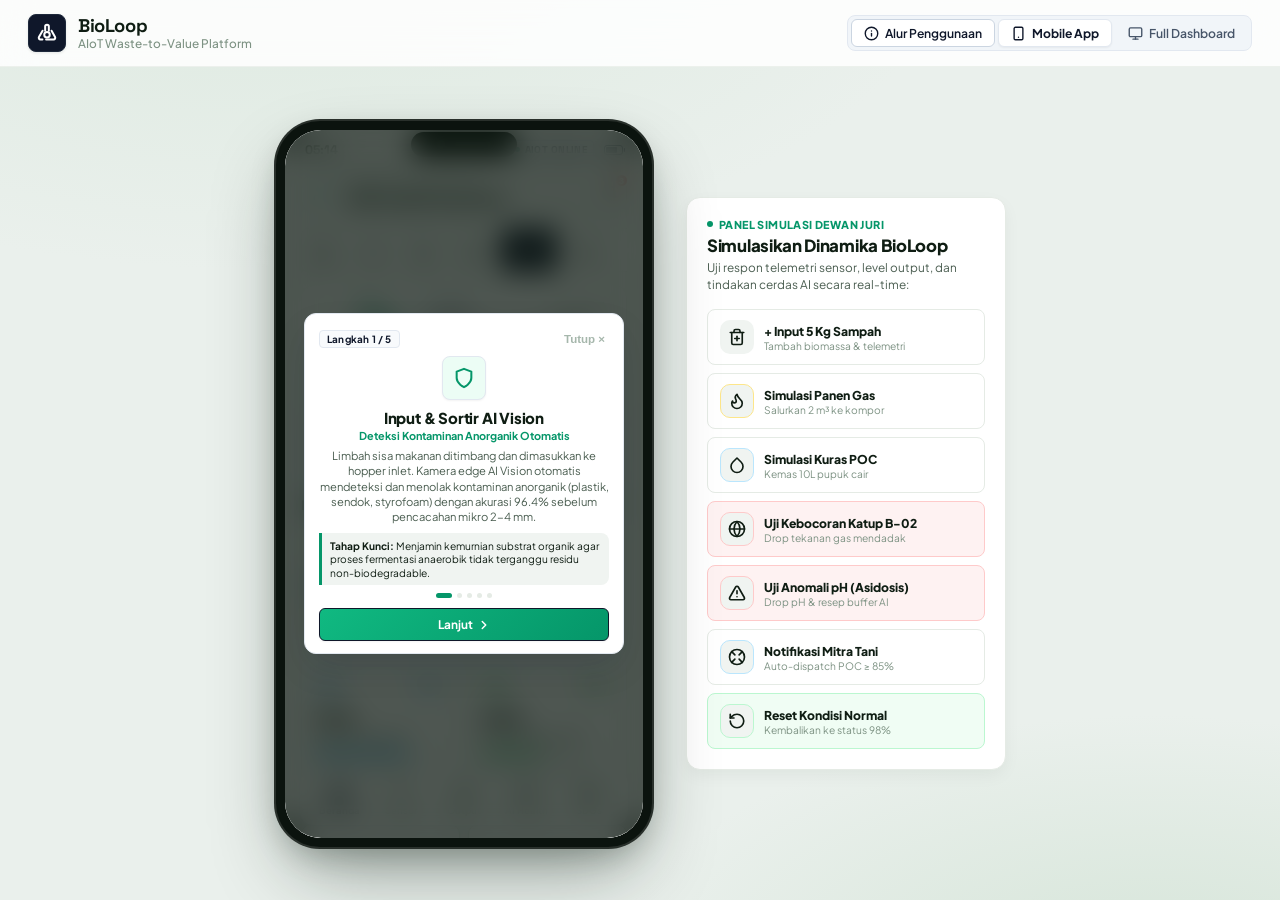
<file: bioloop/index.html>
<!DOCTYPE html>
<html lang="id">
<head>
  <meta charset="UTF-8" />
  <meta name="viewport" content="width=device-width, initial-scale=1.0" />
  <title>BioLoop: Smart AIoT Waste-to-Value Platform</title>
  <meta name="description" content="Sistem Terintegrasi Konversi Food Waste Menjadi Biogas dan Biofertilizer Berbasis AIoT untuk Mendukung Circular Economy" />
  
  <!-- Modern Typography: Plus Jakarta Sans & Space Grotesk -->
  <link rel="preconnect" href="https://fonts.googleapis.com" />
  <link rel="preconnect" href="https://fonts.gstatic.com" crossorigin />
  <link href="https://fonts.googleapis.com/css2?family=Plus+Jakarta+Sans:wght@400;500;600;700;800&family=Space+Grotesk:wght@500;600;700&display=swap" rel="stylesheet" />
  
  <link rel="stylesheet" href="style.css" />
</head>
<body>

  <!-- Top Navigation Bar & Presentation Controller -->
  <header class="top-nav-bar">
    <div class="brand-group">
      <div class="brand-icon">
        <svg width="22" height="22" viewBox="0 0 24 24" fill="none" stroke="currentColor" stroke-width="2.2" stroke-linecap="round" stroke-linejoin="round">
          <path d="M7 19H4.815a1.83 1.83 0 0 1-1.57-.881 1.785 1.785 0 0 1-.004-1.784L7.196 9.5"></path>
          <path d="M11 19h8.2a1.8 1.8 0 0 0 1.57-.88 1.78 1.78 0 0 0 .01-1.78L17 9.5"></path>
          <path d="M14 9.5V5a2 2 0 0 0-2-2v0a2 2 0 0 0-2 2v4.5"></path>
          <circle cx="12" cy="14" r="3"></circle>
        </svg>
      </div>
      <div class="brand-text">
        <span class="brand-name">BioLoop</span>
        <span class="brand-sub">AIoT Waste-to-Value Platform</span>
      </div>
    </div>

    <!-- Presentation Control Mode & Tutorial Trigger -->
    <div class="mode-switch-group">
      <button id="btn-open-tutorial" class="view-pill tutorial-btn" onclick="openOnboardingTutorial()" title="Buka Panduan Alur Penggunaan">
        <svg width="15" height="15" viewBox="0 0 24 24" fill="none" stroke="currentColor" stroke-width="2.2" stroke-linecap="round" stroke-linejoin="round">
          <circle cx="12" cy="12" r="10"></circle>
          <line x1="12" y1="16" x2="12" y2="12"></line>
          <line x1="12" y1="8" x2="12.01" y2="8"></line>
        </svg>
        <span>Alur Penggunaan</span>
      </button>
      <button id="view-mode-phone" class="view-pill active" title="Tampilan Prototipe Mobile">
        <svg width="15" height="15" viewBox="0 0 24 24" fill="none" stroke="currentColor" stroke-width="2.2" stroke-linecap="round" stroke-linejoin="round">
          <rect x="5" y="2" width="14" height="20" rx="2" ry="2"></rect>
          <line x1="12" y1="18" x2="12.01" y2="18"></line>
        </svg>
        <span>Mobile App</span>
      </button>
      <button id="view-mode-desktop" class="view-pill" title="Tampilan Dashboard Layar Penuh">
        <svg width="15" height="15" viewBox="0 0 24 24" fill="none" stroke="currentColor" stroke-width="2.2" stroke-linecap="round" stroke-linejoin="round">
          <rect x="2" y="3" width="20" height="14" rx="2" ry="2"></rect>
          <line x1="8" y1="21" x2="16" y2="21"></line>
          <line x1="12" y1="17" x2="12" y2="21"></line>
        </svg>
        <span>Full Dashboard</span>
      </button>
    </div>
  </header>

  <!-- Main Stage Presentation Wrapper -->
  <main class="main-stage" id="stage-wrapper">
    
    <!-- Phone Mockup Frame Container -->
    <div class="phone-shell" id="phone-container">
      <div class="phone-notch">
        <div class="notch-camera"></div>
        <div class="notch-speaker"></div>
      </div>
      
      <div class="phone-screen">
        
        <!-- Status Bar -->
        <div class="screen-statusbar">
          <span class="clock" id="live-clock">09:41</span>
          <div class="status-chips">
            <span class="ai-chip"><span class="ai-dot"></span> AIoT Online</span>
            <div class="status-battery">
              <span class="battery-bar"></span>
            </div>
          </div>
        </div>

        <!-- Scrollable Screens Area -->
        <div class="screen-viewport">

          <!-- ================= SCREEN 1: DASHBOARD ================= -->
          <section class="screen active" id="screen-dashboard" data-screen="dashboard">
            <!-- App Header Profile & Notification Bar -->
            <div class="app-header-row">
              <div class="user-greeting-wrap">
                <div class="user-avatar-badge">
                  <svg width="18" height="18" viewBox="0 0 24 24" fill="none" stroke="currentColor" stroke-width="2.2" stroke-linecap="round" stroke-linejoin="round">
                    <path d="M20 21v-2a4 4 0 0 0-4-4H8a4 4 0 0 0-4 4v2"></path>
                    <circle cx="12" cy="7" r="4"></circle>
                  </svg>
                </div>
                <div>
                  <span class="header-pre">Unit Reaktor #01 (Kantin)</span>
                  <h1 class="header-title">BioLoop Ecosystem</h1>
                </div>
              </div>
              <button class="header-icon-btn" onclick="navigateTo('notifikasi')" title="Notifikasi Sistem" aria-label="Notifikasi">
                <svg width="18" height="18" viewBox="0 0 24 24" fill="none" stroke="currentColor" stroke-width="2" stroke-linecap="round" stroke-linejoin="round">
                  <path d="M18 8A6 6 0 0 0 6 8c0 7-3 9-3 9h18s-3-2-3-9"></path>
                  <path d="M13.73 21a2 2 0 0 1-3.46 0"></path>
                </svg>
                <span class="badge" id="notif-badge">3</span>
              </button>
            </div>

            <div class="screen-content">
              
              <!-- Weekly Calendar Pill Scroller (ala Fitness / Health Tracker) -->
              <div class="calendar-pill-scroller">
                <div class="cal-day">
                  <span class="day-name">Sen</span>
                  <span class="day-num">10</span>
                </div>
                <div class="cal-day">
                  <span class="day-name">Sel</span>
                  <span class="day-num">11</span>
                </div>
                <div class="cal-day">
                  <span class="day-name">Rab</span>
                  <span class="day-num">12</span>
                </div>
                <div class="cal-day">
                  <span class="day-name">Kam</span>
                  <span class="day-num">13</span>
                </div>
                <div class="cal-day active">
                  <span class="day-name">Hari Ini</span>
                  <span class="day-num">14</span>
                </div>
                <div class="cal-day">
                  <span class="day-name">Sab</span>
                  <span class="day-num">15</span>
                </div>
                <div class="cal-day">
                  <span class="day-name">Min</span>
                  <span class="day-num">16</span>
                </div>
              </div>

              <!-- Primary Bento Hero: Circular Gauge & Reactor Health -->
              <div class="bento-hero-gauge-card" onclick="navigateTo('monitoring')">
                <div class="gauge-left-col">
                  <!-- Radial Gauge SVG Indicator -->
                  <div class="radial-gauge-wrap">
                    <svg class="radial-svg" viewBox="0 0 100 100">
                      <circle class="radial-track" cx="50" cy="50" r="40" />
                      <circle class="radial-bar" id="hero-gauge-circle" cx="50" cy="50" r="40" stroke-dasharray="251.2" stroke-dashoffset="80.4" />
                    </svg>
                    <div class="radial-center-txt">
                      <span class="radial-pct" id="hero-methane-pct">68%</span>
                      <span class="radial-lbl">CH4 Murni</span>
                    </div>
                  </div>
                </div>

                <div class="gauge-right-col">
                  <div class="hero-status-row">
                    <span class="status-pill-emerald">
                      <span class="pulse-emerald"></span> Online
                    </span>
                    <span class="health-chip">Health 98%</span>
                  </div>
                  <h3 class="hero-reactor-title">Reaktor Anaerobik Stabil</h3>
                  <div class="hero-metric-sub">
                    <div class="sub-item">
                      <span class="s-val">37.2°C</span>
                      <span class="s-key">Mesofilik</span>
                    </div>
                    <div class="sub-divider"></div>
                    <div class="sub-item">
                      <span class="s-val">7.1 pH</span>
                      <span class="s-key">Netral</span>
                    </div>
                    <div class="sub-divider"></div>
                    <div class="sub-item">
                      <span class="s-val" id="val-waste-intake">24.8</span>
                      <span class="s-key">Kg Input</span>
                    </div>
                  </div>
                </div>
              </div>

              <!-- New User Guide Callout Banner -->
              <div class="user-guide-callout" onclick="openOnboardingTutorial()">
                <div class="guide-callout-icon">
                  <svg width="18" height="18" viewBox="0 0 24 24" fill="none" stroke="currentColor" stroke-width="2.2" stroke-linecap="round" stroke-linejoin="round">
                    <circle cx="12" cy="12" r="10"></circle>
                    <line x1="12" y1="16" x2="12" y2="12"></line>
                    <line x1="12" y1="8" x2="12.01" y2="8"></line>
                  </svg>
                </div>
                <div class="guide-callout-text">
                  <strong>Panduan Alur Sistem BioLoop</strong>
                  <span>Pelajari 5 tahapan konversi sisa makanan menjadi energi &amp; pupuk</span>
                </div>
                <div class="guide-callout-arrow">
                  <svg width="16" height="16" viewBox="0 0 24 24" fill="none" stroke="currentColor" stroke-width="2.5" stroke-linecap="round" stroke-linejoin="round">
                    <polyline points="9 18 15 12 9 6"></polyline>
                  </svg>
                </div>
              </div>

              <!-- Asymmetric Bento Row: Output Commodities -->
              <div class="section-heading-row">
                <h3>Kapasitas &amp; Hasil Batch</h3>
                <button onclick="navigateTo('produksi')" class="link-more-btn">
                  <span>Semua</span>
                  <svg width="14" height="14" viewBox="0 0 24 24" fill="none" stroke="currentColor" stroke-width="2.5" stroke-linecap="round" stroke-linejoin="round"><polyline points="9 18 15 12 9 6"></polyline></svg>
                </button>
              </div>

              <div class="bento-outputs-grid">
                <!-- Biogas Card (Wide / Primary) -->
                <div class="output-bento-card bento-biogas" onclick="openOutputTab('biogas')">
                  <div class="bento-top-row">
                    <div class="bento-icon-box amber-box">
                      <svg width="18" height="18" viewBox="0 0 24 24" fill="none" stroke="currentColor" stroke-width="2.2" stroke-linecap="round" stroke-linejoin="round">
                        <path d="M8.5 14.5A2.5 2.5 0 0 0 11 12c0-1.38-.5-2-1-3-1.072-2.143-.224-4.054 2-6 .5 2.5 2 4.9 4 6.5 2 1.6 3 3.5 3 5.5a7 7 0 1 1-14 0c0-1.153.433-2.294 1-3a2.5 2.5 0 0 0 2.5 2.5z"></path>
                      </svg>
                    </div>
                    <span class="bento-badge-amber">85% Penuh</span>
                  </div>
                  <div class="bento-main-val" id="dash-pct-biogas">85%</div>
                  <span class="bento-name">Biogas Metana (CH4)</span>
                  <div class="progress-track-sleek">
                    <div class="progress-fill-amber" id="dash-bar-biogas" style="width: 85%;"></div>
                  </div>
                  <div class="bento-foot-note" id="dash-qty-biogas">5.2 m³ / Setara 2.4 Tabung LPG</div>
                </div>

                <!-- POC Fertilizer Card -->
                <div class="output-bento-card bento-poc" onclick="openOutputTab('poc')">
                  <div class="bento-top-row">
                    <div class="bento-icon-box blue-box">
                      <svg width="18" height="18" viewBox="0 0 24 24" fill="none" stroke="currentColor" stroke-width="2.2" stroke-linecap="round" stroke-linejoin="round">
                        <path d="M12 2.69l5.66 5.66a8 8 0 1 1-11.31 0z"></path>
                      </svg>
                    </div>
                    <span class="bento-badge-blue">72%</span>
                  </div>
                  <div class="bento-main-val" id="dash-pct-poc">72%</div>
                  <span class="bento-name">Pupuk Cair (POC)</span>
                  <div class="progress-track-sleek">
                    <div class="progress-fill-blue" id="dash-bar-poc" style="width: 72%;"></div>
                  </div>
                  <div class="bento-foot-note" id="dash-qty-poc">18.0 Liter / Siap Kuras</div>
                </div>

                <!-- POP Bio-Compost Card -->
                <div class="output-bento-card bento-pop" onclick="openOutputTab('pop')">
                  <div class="bento-top-row">
                    <div class="bento-icon-box green-box">
                      <svg width="18" height="18" viewBox="0 0 24 24" fill="none" stroke="currentColor" stroke-width="2.2" stroke-linecap="round" stroke-linejoin="round">
                        <path d="M7 20h10"></path>
                        <path d="M10 20c0-4.418 3.582-8 8-8"></path>
                        <path d="M4 12c4.418 0 8 3.582 8 8"></path>
                        <path d="M12 20v-9"></path>
                        <path d="M12 11a4 4 0 0 1 4-4 4 4 0 0 1 4 4"></path>
                      </svg>
                    </div>
                    <span class="bento-badge-green">45%</span>
                  </div>
                  <div class="bento-main-val" id="dash-pct-pop">45%</div>
                  <span class="bento-name">Pupuk Padat (POP)</span>
                  <div class="progress-track-sleek">
                    <div class="progress-fill-green" id="dash-bar-pop" style="width: 45%;"></div>
                  </div>
                  <div class="bento-foot-note" id="dash-qty-pop">10.2 Kg / Pengeringan</div>
                </div>
              </div>

              <!-- Bento Row 2: Live Activity Trends (ala Fitness Tracker Reference) -->
              <div class="section-heading-row">
                <h3>Aktivitas &amp; Tren Telemetri</h3>
              </div>

              <div class="bento-trends-grid">
                <!-- Sparkline Card: Temp & pH Stability Wave -->
                <div class="trend-card-item" onclick="navigateTo('monitoring')">
                  <div class="trend-card-header">
                    <div>
                      <span class="trend-card-title">Kestabilan Reaktor</span>
                      <div class="trend-card-num">37.2°C <span class="unit-tag">pH 7.1</span></div>
                    </div>
                    <div class="trend-icon-mini">
                      <svg width="16" height="16" viewBox="0 0 24 24" fill="none" stroke="currentColor" stroke-width="2.2" stroke-linecap="round" stroke-linejoin="round">
                        <path d="M22 12h-4l-3 9L9 3l-3 9H2"></path>
                      </svg>
                    </div>
                  </div>
                  <!-- Mini Wave ECG Sparkline SVG -->
                  <div class="sparkline-wrap">
                    <svg viewBox="0 0 180 40" class="sparkline-svg">
                      <path d="M0,24 Q25,22 45,20 T90,16 T135,18 T180,14" fill="none" stroke="#10B981" stroke-width="2.5" stroke-linecap="round" />
                      <circle cx="180" cy="14" r="3.5" fill="#10B981" />
                    </svg>
                  </div>
                  <span class="trend-foot-lbl">Fluktuasi 24 jam &plusmn;0.3°C</span>
                </div>

                <!-- Mini Bar Chart: Daily Waste Intake -->
                <div class="trend-card-item" onclick="navigateTo('monitoring')">
                  <div class="trend-card-header">
                    <div>
                      <span class="trend-card-title">Timbulan 7 Hari</span>
                      <div class="trend-card-num">24.8 <span class="unit-tag">Kg/hr</span></div>
                    </div>
                    <div class="trend-icon-mini">
                      <svg width="16" height="16" viewBox="0 0 24 24" fill="none" stroke="currentColor" stroke-width="2.2" stroke-linecap="round" stroke-linejoin="round">
                        <line x1="18" y1="20" x2="18" y2="10"></line>
                        <line x1="12" y1="20" x2="12" y2="4"></line>
                        <line x1="6" y1="20" x2="6" y2="14"></line>
                      </svg>
                    </div>
                  </div>
                  <!-- Vertical Mini Bars (Mon-Sun) -->
                  <div class="mini-bar-chart">
                    <div class="bar-col"><div class="bar-fill" style="height: 48%;"></div><span class="bar-lbl">S</span></div>
                    <div class="bar-col"><div class="bar-fill" style="height: 60%;"></div><span class="bar-lbl">S</span></div>
                    <div class="bar-col"><div class="bar-fill" style="height: 52%;"></div><span class="bar-lbl">R</span></div>
                    <div class="bar-col"><div class="bar-fill" style="height: 75%;"></div><span class="bar-lbl">K</span></div>
                    <div class="bar-col active"><div class="bar-fill" style="height: 90%;"></div><span class="bar-lbl">J</span></div>
                    <div class="bar-col"><div class="bar-fill" style="height: 68%;"></div><span class="bar-lbl">S</span></div>
                    <div class="bar-col"><div class="bar-fill" style="height: 42%;"></div><span class="bar-lbl">M</span></div>
                  </div>
                  <span class="trend-foot-lbl">+15.2% kenaikan vs kemarin</span>
                </div>
              </div>

              <!-- AI Predictive Alert Card -->
              <div class="ai-insight-sleek-card" onclick="navigateTo('maintenance')">
                <div class="ai-insight-icon-box">
                  <svg width="20" height="20" viewBox="0 0 24 24" fill="none" stroke="currentColor" stroke-width="2.2" stroke-linecap="round" stroke-linejoin="round">
                    <path d="m12 3-1.912 5.813a2 2 0 0 1-1.275 1.275L3 12l5.813 1.912a2 2 0 0 1 1.275 1.275L12 21l1.912-5.813a2 2 0 0 1 1.275-1.275L21 12l-5.813-1.912a2 2 0 0 1-1.275-1.275L12 3Z"></path>
                  </svg>
                </div>
                <div class="ai-insight-content">
                  <div class="ai-insight-top">
                    <span class="ai-badge-indigo">AI Diagnostic</span>
                    <span class="ai-time-ago">2m lalu</span>
                  </div>
                  <p class="ai-insight-msg" id="dash-ai-strip-text">Kondisi pH stabil (7.1). Media bio-scrubber H2S tersisa 4 hari sebelum perlu regenerasi.</p>
                </div>
                <div class="ai-insight-chev">
                  <svg width="16" height="16" viewBox="0 0 24 24" fill="none" stroke="currentColor" stroke-width="2.5" stroke-linecap="round" stroke-linejoin="round"><polyline points="9 18 15 12 9 6"></polyline></svg>
                </div>
              </div>

              <!-- Circular Workflow Architecture (Replaced raw arrows with clean step connector) -->
              <div class="circular-workflow-sleek" onclick="navigateTo('monitoring')">
                <div class="workflow-header-row">
                  <h4>Siklus Konversi Sirkular</h4>
                  <span class="badge-tag-emerald">Proses Aktif</span>
                </div>
                <div class="workflow-step-track">
                  <div class="wf-node">
                    <div class="wf-icon-box">
                      <svg width="16" height="16" viewBox="0 0 24 24" fill="none" stroke="currentColor" stroke-width="2.2" stroke-linecap="round" stroke-linejoin="round">
                        <circle cx="6" cy="6" r="3"></circle>
                        <circle cx="6" cy="18" r="3"></circle>
                        <line x1="20" y1="4" x2="8.12" y2="15.88"></line>
                        <line x1="14.47" y1="14.48" x2="20" y2="20"></line>
                        <line x1="8.12" y1="8.12" x2="12" y2="12"></line>
                      </svg>
                    </div>
                    <span>Shredder</span>
                  </div>

                  <div class="wf-connector">
                    <svg width="16" height="16" viewBox="0 0 24 24" fill="none" stroke="currentColor" stroke-width="2.5" stroke-linecap="round" stroke-linejoin="round"><polyline points="9 18 15 12 9 6"></polyline></svg>
                  </div>

                  <div class="wf-node active-pulse">
                    <div class="wf-icon-box">
                      <svg width="16" height="16" viewBox="0 0 24 24" fill="none" stroke="currentColor" stroke-width="2.2" stroke-linecap="round" stroke-linejoin="round">
                        <path d="M21 16V8a2 2 0 0 0-1-1.73l-7-4a2 2 0 0 0-2 0l-7 4A2 2 0 0 0 3 8v8a2 2 0 0 0 1 1.73l7 4a2 2 0 0 0 2 0l7-4A2 2 0 0 0 21 16z"></path>
                        <polyline points="3.27 6.96 12 12.01 20.73 6.96"></polyline>
                        <line x1="12" y1="22.08" x2="12" y2="12"></line>
                      </svg>
                    </div>
                    <span>Digester</span>
                  </div>

                  <div class="wf-connector">
                    <svg width="16" height="16" viewBox="0 0 24 24" fill="none" stroke="currentColor" stroke-width="2.5" stroke-linecap="round" stroke-linejoin="round"><polyline points="9 18 15 12 9 6"></polyline></svg>
                  </div>

                  <div class="wf-node">
                    <div class="wf-icon-box">
                      <svg width="16" height="16" viewBox="0 0 24 24" fill="none" stroke="currentColor" stroke-width="2.2" stroke-linecap="round" stroke-linejoin="round">
                        <polygon points="12 2 2 7 12 12 22 7 12 2"></polygon>
                        <polyline points="2 17 12 22 22 17"></polyline>
                        <polyline points="2 12 12 17 22 12"></polyline>
                      </svg>
                    </div>
                    <span>Separator</span>
                  </div>

                  <div class="wf-connector">
                    <svg width="16" height="16" viewBox="0 0 24 24" fill="none" stroke="currentColor" stroke-width="2.5" stroke-linecap="round" stroke-linejoin="round"><polyline points="9 18 15 12 9 6"></polyline></svg>
                  </div>

                  <div class="wf-outputs-pill-col">
                    <span class="wf-out-pill amber-pill">Gas 85%</span>
                    <span class="wf-out-pill blue-pill">POC 72%</span>
                    <span class="wf-out-pill green-pill">POP 45%</span>
                  </div>
                </div>
              </div>

            </div>
          </section>

          <!-- ================= SCREEN 2: MONITORING SENSOR ================= -->
          <section class="screen" id="screen-monitoring" data-screen="monitoring">
            <div class="app-header-row">
              <button class="header-icon-btn" onclick="navigateTo('dashboard')" aria-label="Kembali">
                <svg width="18" height="18" viewBox="0 0 24 24" fill="none" stroke="currentColor" stroke-width="2.5" stroke-linecap="round" stroke-linejoin="round"><polyline points="15 18 9 12 15 6"></polyline></svg>
              </button>
              <div class="header-center">
                <h1 class="header-title">Monitoring Sensor</h1>
                <span class="header-pre">Telemetri Real-Time Digester</span>
              </div>
              <button class="header-icon-btn" onclick="refreshSensors()" title="Refresh Sensor">
                <svg width="17" height="17" viewBox="0 0 24 24" fill="none" stroke="currentColor" stroke-width="2.5" stroke-linecap="round" stroke-linejoin="round"><polyline points="23 4 23 10 17 10"></polyline><polyline points="1 20 1 14 7 14"></polyline><path d="M3.51 9a9 9 0 0 1 14.85-3.36L23 10M1 14l4.64 4.36A9 9 0 0 0 20.49 15"></path></svg>
              </button>
            </div>

            <div class="screen-content">
              <!-- Modul 1: Interactive 5-Stage Workflow Pipeline -->
              <div class="workflow-5stages-card">
                <div class="section-heading-row" style="margin-bottom: 6px;">
                  <h3>Alur Konversi End-to-End (5 Tahap)</h3>
                  <span class="badge-tag-emerald">Pipeline Aktif</span>
                </div>
                <div class="stage-pipeline-list">
                  <div class="stage-pipe-item active">
                    <span class="stage-pipe-num">1</span>
                    <div class="stage-pipe-info">
                      <span class="stage-pipe-title">Penerimaan &amp; Pemilahan AI</span>
                      <span class="stage-pipe-meta">24.8 Kg · Kemurnian 96.4% · 0 Logam/Plastik</span>
                    </div>
                    <span class="stage-pipe-badge badge-active">Active</span>
                  </div>

                  <div class="stage-pipe-item active">
                    <span class="stage-pipe-num">2</span>
                    <div class="stage-pipe-info">
                      <span class="stage-pipe-title">Pencacahan &amp; Slurry Prep</span>
                      <span class="stage-pipe-meta">Motor 1.2A · Partikel 2-4mm · Rasio Air Otomatis</span>
                    </div>
                    <span class="stage-pipe-badge badge-active">Active</span>
                  </div>

                  <div class="stage-pipe-item active">
                    <span class="stage-pipe-num">3</span>
                    <div class="stage-pipe-info">
                      <span class="stage-pipe-title">Anaerobic Digestion (Reaktor)</span>
                      <span class="stage-pipe-meta">Mesofilik 37.2°C · pH 7.1 · HRT Retensi 21 Hari</span>
                    </div>
                    <span class="stage-pipe-badge badge-active">Active</span>
                  </div>

                  <div class="stage-pipe-item active">
                    <span class="stage-pipe-num">4</span>
                    <div class="stage-pipe-info">
                      <span class="stage-pipe-title">Pemurnian (Scrubbing) Biogas</span>
                      <span class="stage-pipe-meta">Penyerap H2S &amp; CO2 · Tekanan 1.8 Bar · CH4 68%</span>
                    </div>
                    <span class="stage-pipe-badge badge-active">Active</span>
                  </div>

                  <div class="stage-pipe-item active">
                    <span class="stage-pipe-num">5</span>
                    <div class="stage-pipe-info">
                      <span class="stage-pipe-title">Separasi Digestate (POC &amp; POP)</span>
                      <span class="stage-pipe-meta">Centrifuge Separator · POC 18L · POP 10.2 Kg</span>
                    </div>
                    <span class="stage-pipe-badge badge-active">Active</span>
                  </div>
                </div>
              </div>

              <!-- Sensor 1: Suhu Bioreaktor -->
              <div class="sensor-metric-card">
                <div class="sensor-top-row">
                  <div class="sensor-info-left">
                    <div class="sensor-icon-box red-box">
                      <svg width="18" height="18" viewBox="0 0 24 24" fill="none" stroke="currentColor" stroke-width="2.2" stroke-linecap="round" stroke-linejoin="round">
                        <path d="M14 14.76V3.5a2.5 2.5 0 0 0-5 0v11.26a4.5 4.5 0 1 0 5 0z"></path>
                      </svg>
                    </div>
                    <div>
                      <span class="sensor-name">Suhu Bioreaktor</span>
                      <span class="sensor-range">Ideal: 35°C to 38°C (Mesofilik)</span>
                    </div>
                  </div>
                  <div class="sensor-live-val" id="val-temp">37.2 <span class="unit">°C</span></div>
                </div>
                <div class="sensor-gauge-track">
                  <div class="sensor-gauge-bar fill-red" id="bar-temp" style="width: 62%;"></div>
                </div>
                <div class="gauge-limits">
                  <span>0°C</span>
                  <span class="opt-label">Zona Mesofilik Optimal</span>
                  <span>60°C</span>
                </div>
              </div>

              <!-- Sensor 2: Derajat Keasaman pH -->
              <div class="sensor-metric-card">
                <div class="sensor-top-row">
                  <div class="sensor-info-left">
                    <div class="sensor-icon-box blue-box">
                      <svg width="18" height="18" viewBox="0 0 24 24" fill="none" stroke="currentColor" stroke-width="2.2" stroke-linecap="round" stroke-linejoin="round">
                        <path d="M10 2v7.527a2 2 0 0 1-.211.896L4.72 20.55a1 1 0 0 0 .9 1.45h12.76a1 1 0 0 0 .9-1.45l-5.069-10.127A2 2 0 0 1 14 9.527V2"></path>
                        <path d="M8.5 2h7"></path>
                        <path d="M7 16h10"></path>
                      </svg>
                    </div>
                    <div>
                      <span class="sensor-name">Derajat Keasaman (pH)</span>
                      <span class="sensor-range">Ideal: 6.8 to 7.4 (Netral Seimbang)</span>
                    </div>
                  </div>
                  <div class="sensor-live-val" id="val-ph">7.1 <span class="unit">pH</span></div>
                </div>
                <div class="sensor-gauge-track">
                  <div class="sensor-gauge-bar fill-blue" id="bar-ph" style="width: 51%;"></div>
                </div>
                <div class="gauge-limits">
                  <span>Asam (0)</span>
                  <span class="opt-label">Netral Metanogen</span>
                  <span>Basa (14)</span>
                </div>
              </div>

              <!-- Sensor 3: Kelembaban Slurry -->
              <div class="sensor-metric-card">
                <div class="sensor-top-row">
                  <div class="sensor-info-left">
                    <div class="sensor-icon-box green-box">
                      <svg width="18" height="18" viewBox="0 0 24 24" fill="none" stroke="currentColor" stroke-width="2.2" stroke-linecap="round" stroke-linejoin="round">
                        <path d="M12 2.69l5.66 5.66a8 8 0 1 1-11.31 0z"></path>
                      </svg>
                    </div>
                    <div>
                      <span class="sensor-name">Kelembaban Slurry</span>
                      <span class="sensor-range">Ideal: 75% to 85% untuk fluiditas</span>
                    </div>
                  </div>
                  <div class="sensor-live-val" id="val-moisture">78 <span class="unit">%</span></div>
                </div>
                <div class="sensor-gauge-track">
                  <div class="sensor-gauge-bar fill-green" id="bar-moisture" style="width: 78%;"></div>
                </div>
                <div class="gauge-limits">
                  <span>0% Kering</span>
                  <span class="opt-label">Fluiditas Optimal</span>
                  <span>100% Cair</span>
                </div>
              </div>

              <!-- Sensor 4: Tekanan Gas & Kadar CH4 -->
              <div class="sensor-metric-card">
                <div class="sensor-top-row">
                  <div class="sensor-info-left">
                    <div class="sensor-icon-box amber-box">
                      <svg width="18" height="18" viewBox="0 0 24 24" fill="none" stroke="currentColor" stroke-width="2.2" stroke-linecap="round" stroke-linejoin="round">
                        <path d="m12 14 4-4"></path>
                        <path d="M3.34 19a10 10 0 1 1 17.32 0"></path>
                      </svg>
                    </div>
                    <div>
                      <span class="sensor-name">Tekanan Gas &amp; Kadar CH4</span>
                      <span class="sensor-range">Maks Aman: 2.5 Bar / CH4: >60%</span>
                    </div>
                  </div>
                  <div class="sensor-live-val" id="val-pressure">1.8 <span class="unit">Bar</span></div>
                </div>
                <div class="sensor-gauge-track">
                  <div class="sensor-gauge-bar fill-amber" id="bar-pressure" style="width: 72%;"></div>
                </div>
                <div class="gauge-limits">
                  <span>0 Bar</span>
                  <span class="opt-label">Kadar Metana: 68% (Api Biru)</span>
                  <span>2.5 Bar</span>
                </div>
              </div>

              <!-- Status Hardware & Aktuator Otomatis -->
              <div class="section-heading-row">
                <h3>Status Hardware &amp; Aktuator</h3>
              </div>
              <div class="hardware-status-list">
                <div class="hardware-item">
                  <span class="hw-dot active"></span>
                  <div class="hw-info">
                    <span class="hw-title">AI Vision Contaminant Sorter</span>
                    <span class="hw-sub">Mendeteksi anorganik (plastik, styrofoam)</span>
                  </div>
                  <span class="hw-status-badge">Aktif 100%</span>
                </div>
                <div class="hardware-item">
                  <span class="hw-dot active"></span>
                  <div class="hw-info">
                    <span class="hw-title">Motor Agitator (Pengaduk Berkala)</span>
                    <span class="hw-sub">Pencegah kerak biogas (Siklus 15m)</span>
                  </div>
                  <span class="hw-status-badge">Standby</span>
                </div>
                <div class="hardware-item">
                  <span class="hw-dot active"></span>
                  <div class="hw-info">
                    <span class="hw-title">Bio-Scrubber Filter H2S</span>
                    <span class="hw-sub">Penyerap bau &amp; pencegah korosi asam</span>
                  </div>
                  <span class="hw-status-badge">84% Bersih</span>
                </div>
                <div class="hardware-item">
                  <span class="hw-dot active"></span>
                  <div class="hw-info">
                    <span class="hw-title">Safety Relief Valve</span>
                    <span class="hw-sub">Katup pengaman tekanan lebih</span>
                  </div>
                  <span class="hw-status-badge">Normal</span>
                </div>
              </div>
            </div>
          </section>

          <!-- ================= SCREEN 3: PRODUKSI & PANEN ================= -->
          <section class="screen" id="screen-produksi" data-screen="produksi">
            <div class="app-header-row">
              <button class="header-icon-btn" onclick="navigateTo('dashboard')" aria-label="Kembali">
                <svg width="18" height="18" viewBox="0 0 24 24" fill="none" stroke="currentColor" stroke-width="2.5" stroke-linecap="round" stroke-linejoin="round"><polyline points="15 18 9 12 15 6"></polyline></svg>
              </button>
              <div class="header-center">
                <h1 class="header-title">Hasil Produksi &amp; Panen</h1>
                <span class="header-pre">Valuasi 3 Produk Sirkular</span>
              </div>
              <button class="header-icon-btn" onclick="showToast('Mengekspor laporan neraca biomassa...')">
                <svg width="17" height="17" viewBox="0 0 24 24" fill="none" stroke="currentColor" stroke-width="2.5" stroke-linecap="round" stroke-linejoin="round"><path d="M21 15v4a2 2 0 0 1-2 2H5a2 2 0 0 1-2-2v-4"></path><polyline points="7 10 12 15 17 10"></polyline><line x1="12" y1="15" x2="12" y2="3"></line></svg>
              </button>
            </div>

            <div class="screen-content">
              <!-- Product 1: Biogas -->
              <div class="production-detail-card" id="card-prod-biogas">
                <div class="prod-header-row">
                  <div class="prod-icon-box amber-box">
                    <svg width="20" height="20" viewBox="0 0 24 24" fill="none" stroke="currentColor" stroke-width="2.2" stroke-linecap="round" stroke-linejoin="round">
                      <path d="M8.5 14.5A2.5 2.5 0 0 0 11 12c0-1.38-.5-2-1-3-1.072-2.143-.224-4.054 2-6 .5 2.5 2 4.9 4 6.5 2 1.6 3 3.5 3 5.5a7 7 0 1 1-14 0c0-1.153.433-2.294 1-3a2.5 2.5 0 0 0 2.5 2.5z"></path>
                    </svg>
                  </div>
                  <div class="prod-text-info">
                    <h4>Biogas Metana (CH4 Murni)</h4>
                    <span class="prod-subtext">Energi Memasak &amp; Pemanas Terbarukan</span>
                  </div>
                  <div class="prod-pct-large" id="prod-biogas-pct">85%</div>
                </div>
                <div class="progress-bar-wrap big">
                  <div class="progress-fill fill-amber" id="prod-biogas-bar" style="width: 85%;"></div>
                </div>
                <div class="prod-stats-row">
                  <div>
                    <span class="stat-lbl">Volume Tersimpan</span>
                    <span class="stat-num" id="prod-biogas-vol">5.2 m³</span>
                  </div>
                  <div>
                    <span class="stat-lbl">Ekuivalen LPG</span>
                    <span class="stat-num" id="prod-biogas-lpg">2.4 Tabung 3Kg</span>
                  </div>
                  <div>
                    <span class="stat-lbl">Nilai Penghematan</span>
                    <span class="stat-num" id="prod-biogas-val">Rp 54.000</span>
                  </div>
                </div>
                <button class="action-btn btn-amber" onclick="simulateHarvestBiogas()">
                  <span>Buka Valve Salurkan ke Kompor</span>
                  <svg width="15" height="15" viewBox="0 0 24 24" fill="none" stroke="currentColor" stroke-width="2.5" stroke-linecap="round" stroke-linejoin="round"><polyline points="9 18 15 12 9 6"></polyline></svg>
                </button>
              </div>

              <!-- Product 2: POC -->
              <div class="production-detail-card" id="card-prod-poc">
                <div class="prod-header-row">
                  <div class="prod-icon-box blue-box">
                    <svg width="20" height="20" viewBox="0 0 24 24" fill="none" stroke="currentColor" stroke-width="2.2" stroke-linecap="round" stroke-linejoin="round">
                      <path d="M12 2.69l5.66 5.66a8 8 0 1 1-11.31 0z"></path>
                    </svg>
                  </div>
                  <div class="prod-text-info">
                    <h4>Pupuk Organik Cair (POC)</h4>
                    <span class="prod-subtext">Nutrisi Tanaman / NPK 1.8-1.2-2.1</span>
                  </div>
                  <div class="prod-pct-large" id="prod-poc-pct">72%</div>
                </div>
                <div class="progress-bar-wrap big">
                  <div class="progress-fill fill-blue" id="prod-poc-bar" style="width: 72%;"></div>
                </div>
                <div class="prod-stats-row">
                  <div>
                    <span class="stat-lbl">Volume Tangki</span>
                    <span class="stat-num" id="prod-poc-vol">18.0 Liter</span>
                  </div>
                  <div>
                    <span class="stat-lbl">Status Tangki</span>
                    <span class="stat-num text-blue" id="prod-poc-status">Siap Panen</span>
                  </div>
                  <div>
                    <span class="stat-lbl">Estimasi Nilai Jual</span>
                    <span class="stat-num" id="prod-poc-val">Rp 270.000</span>
                  </div>
                </div>
                <button class="action-btn btn-blue" onclick="simulateHarvestPOC()">
                  <span>Kuras Melalui Outlet Depan</span>
                  <svg width="15" height="15" viewBox="0 0 24 24" fill="none" stroke="currentColor" stroke-width="2.5" stroke-linecap="round" stroke-linejoin="round"><polyline points="9 18 15 12 9 6"></polyline></svg>
                </button>
              </div>

              <!-- Product 3: POP -->
              <div class="production-detail-card" id="card-prod-pop">
                <div class="prod-header-row">
                  <div class="prod-icon-box green-box">
                    <svg width="20" height="20" viewBox="0 0 24 24" fill="none" stroke="currentColor" stroke-width="2.2" stroke-linecap="round" stroke-linejoin="round">
                      <path d="M7 20h10"></path>
                      <path d="M10 20c0-4.418 3.582-8 8-8"></path>
                      <path d="M4 12c4.418 0 8 3.582 8 8"></path>
                      <path d="M12 20v-9"></path>
                      <path d="M12 11a4 4 0 0 1 4-4 4 4 0 0 1 4 4"></path>
                    </svg>
                  </div>
                  <div class="prod-text-info">
                    <h4>Pupuk Organik Padat (POP)</h4>
                    <span class="prod-subtext">Soil Conditioner / Rasio C/N 15:1</span>
                  </div>
                  <div class="prod-pct-large" id="prod-pop-pct">45%</div>
                </div>
                <div class="progress-bar-wrap big">
                  <div class="progress-fill fill-green" id="prod-pop-bar" style="width: 45%;"></div>
                </div>
                <div class="prod-stats-row">
                  <div>
                    <span class="stat-lbl">Massa Kompos</span>
                    <span class="stat-num" id="prod-pop-vol">10.2 Kg</span>
                  </div>
                  <div>
                    <span class="stat-lbl">Fase Digestate</span>
                    <span class="stat-num text-green" id="prod-pop-status">Pengeringan</span>
                  </div>
                  <div>
                    <span class="stat-lbl">Estimasi Nilai Jual</span>
                    <span class="stat-num" id="prod-pop-val">Rp 81.600</span>
                  </div>
                </div>
                <button class="action-btn btn-green" onclick="simulateHarvestPOP()">
                  <span>Ambil &amp; Kemas Kompos Padat</span>
                  <svg width="15" height="15" viewBox="0 0 24 24" fill="none" stroke="currentColor" stroke-width="2.5" stroke-linecap="round" stroke-linejoin="round"><polyline points="9 18 15 12 9 6"></polyline></svg>
                </button>
              </div>

              <!-- Total Economic Value Card -->
              <div class="total-valuation-banner">
                <div class="val-header">
                  <div class="val-title-group">
                    <svg width="20" height="20" viewBox="0 0 24 24" fill="none" stroke="currentColor" stroke-width="2" stroke-linecap="round" stroke-linejoin="round">
                      <line x1="12" y1="1" x2="12" y2="23"></line>
                      <path d="M17 5H9.5a3.5 3.5 0 0 0 0 7h5a3.5 3.5 0 0 1 0 7H6"></path>
                    </svg>
                    <span>Total Valuasi Ekonomi Batch Ini</span>
                  </div>
                  <span class="val-sum" id="total-val-sum">Rp 405.600</span>
                </div>
                <p>Mengubah beban biaya buang sampah menjadi potensi pendapatan ekonomi sirkular riil bagi pelaku usaha.</p>
              </div>

              <!-- Modul 4: Circular Supply Chain & Offtaker Hub -->
              <div class="supply-chain-section">
                <div class="section-heading-row">
                  <h3>Rantai Pasok &amp; Mitra Hilir</h3>
                  <span class="supply-status-pill"><span class="ai-dot"></span> Auto-Dispatch Aktif</span>
                </div>

                <!-- Upstream Waste Providers Card -->
                <div class="supply-card">
                  <div class="supply-card-header">
                    <div class="supply-title-row">
                      <div class="supply-icon-box green-box">
                        <svg width="18" height="18" viewBox="0 0 24 24" fill="none" stroke="currentColor" stroke-width="2.2" stroke-linecap="round" stroke-linejoin="round">
                          <path d="M3 6h18"></path>
                          <path d="M19 6v14c0 1-1 2-2 2H7c-1 0-2-1-2-2V6"></path>
                          <path d="M8 6V4c0-1 1-2 2-2h4c1 0 2 1 2 2v2"></path>
                        </svg>
                      </div>
                      <div>
                        <h4>Mitra Hulu (Pasokan Food Waste)</h4>
                        <span class="supply-sub">Terverifikasi AI Vision Sorter</span>
                      </div>
                    </div>
                    <span class="supply-total-badge">450 Kg/Mgg</span>
                  </div>

                  <div class="provider-list">
                    <div class="provider-item">
                      <div class="provider-info">
                        <span class="provider-name">Kantin Pusat Kampus</span>
                        <span class="provider-type">Pasokan Harian: Organik Lunak</span>
                      </div>
                      <span class="provider-volume">142 Kg/mgg</span>
                    </div>
                    <div class="provider-item">
                      <div class="provider-info">
                        <span class="provider-name">Pujasera &amp; Resto Mitra</span>
                        <span class="provider-type">Pasokan Sore: Sayur &amp; Daging</span>
                      </div>
                      <span class="provider-volume">98 Kg/mgg</span>
                    </div>
                    <div class="provider-item">
                      <div class="provider-info">
                        <span class="provider-name">Pasar Tradisional Wonokromo</span>
                        <span class="provider-type">Pasokan Subuh: Residu Buah/Sayur</span>
                      </div>
                      <span class="provider-volume">210 Kg/mgg</span>
                    </div>
                  </div>
                </div>

                <!-- Downstream Offtakers Card -->
                <div class="supply-card">
                  <div class="supply-card-header">
                    <div class="supply-title-row">
                      <div class="supply-icon-box blue-box">
                        <svg width="18" height="18" viewBox="0 0 24 24" fill="none" stroke="currentColor" stroke-width="2.2" stroke-linecap="round" stroke-linejoin="round">
                          <circle cx="12" cy="12" r="10"></circle>
                          <path d="m4.93 4.93 4.24 4.24"></path>
                          <path d="m14.83 9.17 4.24-4.24"></path>
                          <path d="m14.83 14.83 4.24 4.24"></path>
                          <path d="m9.17 14.83-4.24 4.24"></path>
                        </svg>
                      </div>
                      <div>
                        <h4>Mitra Hilir (Offtaker Komoditas)</h4>
                        <span class="supply-sub">Notifikasi Otomatis Stok &ge; 85%</span>
                      </div>
                    </div>
                    <span class="supply-alert-badge" id="offtaker-dispatch-status">Stok Siap Salur</span>
                  </div>

                  <div class="offtaker-list">
                    <div class="offtaker-item">
                      <div class="offtaker-left">
                        <span class="offtaker-tag tag-blue">POC</span>
                        <div>
                          <span class="offtaker-name">Kelompok Tani Makmur</span>
                          <span class="offtaker-detail">Kebutuhan: 450L POC / Minggu</span>
                        </div>
                      </div>
                      <button class="offtaker-btn" onclick="simTriggerOfftakerDispatch('poc')">Kirim Notif</button>
                    </div>

                    <div class="offtaker-item">
                      <div class="offtaker-left">
                        <span class="offtaker-tag tag-amber">Gas</span>
                        <div>
                          <span class="offtaker-name">Dapur Bersama UMKM</span>
                          <span class="offtaker-detail">Pipa Tekanan 1.8 Bar Aktif</span>
                        </div>
                      </div>
                      <button class="offtaker-btn" onclick="simTriggerOfftakerDispatch('biogas')">Alirkan</button>
                    </div>

                    <div class="offtaker-item">
                      <div class="offtaker-left">
                        <span class="offtaker-tag tag-green">POP</span>
                        <div>
                          <span class="offtaker-name">Urban Farming Bibit</span>
                          <span class="offtaker-detail">Kebutuhan: 50 Kg / Batch</span>
                        </div>
                      </div>
                      <button class="offtaker-btn" onclick="simTriggerOfftakerDispatch('pop')">Jadwalkan</button>
                    </div>
                  </div>
                </div>
              </div>
            </div>
          </section>

          <!-- ================= SCREEN 4: AI PREDICTIVE MAINTENANCE ================= -->
          <section class="screen" id="screen-maintenance" data-screen="maintenance">
            <div class="app-header-row">
              <button class="header-icon-btn" onclick="navigateTo('dashboard')" aria-label="Kembali">
                <svg width="18" height="18" viewBox="0 0 24 24" fill="none" stroke="currentColor" stroke-width="2.5" stroke-linecap="round" stroke-linejoin="round"><polyline points="15 18 9 12 15 6"></polyline></svg>
              </button>
              <div class="header-center">
                <h1 class="header-title">AI Maintenance</h1>
                <span class="header-pre">Prediksi Kerusakan &amp; Solusi Presisi</span>
              </div>
              <button class="header-icon-btn" onclick="runAiDiagnostic()" title="Jalankan Diagnosa Cepat">
                <svg width="17" height="17" viewBox="0 0 24 24" fill="none" stroke="currentColor" stroke-width="2.5" stroke-linecap="round" stroke-linejoin="round"><path d="M12 2v4M12 18v4M4.93 4.93l2.83 2.83M16.24 16.24l2.83 2.83M2 12h4M18 12h4M4.93 19.07l2.83-2.83M16.24 7.76l2.83-2.83"></path></svg>
              </button>
            </div>

            <div class="screen-content">
              <!-- AI Overall Machine Health Score -->
              <div class="health-overview-card">
                <div class="health-circle-wrap">
                  <div class="circle-metric" id="ai-health-score">96</div>
                  <span class="health-lbl">Health Index</span>
                </div>
                <div class="health-meta">
                  <h4>Status: Prima &amp; Stabil</h4>
                  <p>Model AI menganalisis 1.420 data point sensor per jam untuk mencegah kegagalan fermentasi &amp; keausan mekanis.</p>
                  <span class="last-check">Terakhir dianalisis: 2 menit lalu</span>
                </div>
              </div>

              <!-- 4-Component Health Breakdown Grid (Modul 3) -->
              <div class="section-heading-row">
                <h3>Kesehatan Komponen Kritis (IoT)</h3>
                <span class="ai-badge-pill">4 Sub-Sistem</span>
              </div>
              <div class="comp-health-grid">
                <!-- Komponen 1: Motor Pencacah -->
                <div class="comp-health-card" id="card-comp-motor">
                  <div class="comp-top">
                    <div class="comp-icon-box green-box">
                      <svg width="16" height="16" viewBox="0 0 24 24" fill="none" stroke="currentColor" stroke-width="2.2" stroke-linecap="round" stroke-linejoin="round">
                        <circle cx="12" cy="12" r="3"></circle>
                        <path d="M19.4 15a1.65 1.65 0 0 0 .33 1.82l.06.06a2 2 0 0 1 0 2.83 2 2 0 0 1-2.83 0l-.06-.06a1.65 1.65 0 0 0-1.82-.33 1.65 1.65 0 0 0-1 1.51V21a2 2 0 0 1-2 2 2 2 0 0 1-2-2v-.09A1.65 1.65 0 0 0 9 19.4a1.65 1.65 0 0 0-1.82.33l-.06.06a2 2 0 0 1-2.83 0 2 2 0 0 1 0-2.83l.06-.06a1.65 1.65 0 0 0 .33-1.82 1.65 1.65 0 0 0-1.51-1H3a2 2 0 0 1-2-2 2 2 0 0 1 2-2h.09A1.65 1.65 0 0 0 4.6 9a1.65 1.65 0 0 0-.33-1.82l-.06-.06a2 2 0 0 1 0-2.83 2 2 0 0 1 2.83 0l.06.06a1.65 1.65 0 0 0 1.82.33H9a1.65 1.65 0 0 0 1-1.51V3a2 2 0 0 1 2-2 2 2 0 0 1 2 2v.09a1.65 1.65 0 0 0 1 1.51 1.65 1.65 0 0 0 1.82-.33l.06-.06a2 2 0 0 1 2.83 0 2 2 0 0 1 0 2.83l-.06.06a1.65 1.65 0 0 0-.33 1.82V9a1.65 1.65 0 0 0 1.51 1H21a2 2 0 0 1 2 2 2 2 0 0 1-2 2h-.09a1.65 1.65 0 0 0-1.51 1z"></path>
                      </svg>
                    </div>
                    <span class="comp-score-pct text-green" id="score-comp-motor">94%</span>
                  </div>
                  <span class="comp-title">Motor Pencacah</span>
                  <span class="comp-meta" id="meta-comp-motor">Arus 1.2A · Beban Normal</span>
                </div>

                <!-- Komponen 2: Ruang Digester -->
                <div class="comp-health-card" id="card-comp-digester">
                  <div class="comp-top">
                    <div class="comp-icon-box green-box">
                      <svg width="16" height="16" viewBox="0 0 24 24" fill="none" stroke="currentColor" stroke-width="2.2" stroke-linecap="round" stroke-linejoin="round">
                        <path d="M12 22s8-4 8-10V5l-8-3-8 3v7c0 6 8 10 8 10z"></path>
                      </svg>
                    </div>
                    <span class="comp-score-pct text-green" id="score-comp-digester">98%</span>
                  </div>
                  <span class="comp-title">Ruang Digester</span>
                  <span class="comp-meta" id="meta-comp-digester">Mesofilik 37.2°C · pH 7.1</span>
                </div>

                <!-- Komponen 3: Filter Scrubber H2S -->
                <div class="comp-health-card" id="card-comp-scrubber">
                  <div class="comp-top">
                    <div class="comp-icon-box amber-box">
                      <svg width="16" height="16" viewBox="0 0 24 24" fill="none" stroke="currentColor" stroke-width="2.2" stroke-linecap="round" stroke-linejoin="round">
                        <polygon points="22 3 2 3 10 12.46 10 19 14 21 14 12.46 22 3"></polygon>
                      </svg>
                    </div>
                    <span class="comp-score-pct text-amber" id="score-comp-scrubber">84%</span>
                  </div>
                  <span class="comp-title">Filter Scrubber H2S</span>
                  <span class="comp-meta" id="meta-comp-scrubber">Media Fe2O3 · 210 Jam</span>
                </div>

                <!-- Komponen 4: Katup Pipa Gas B-02 -->
                <div class="comp-health-card" id="card-comp-valve">
                  <div class="comp-top">
                    <div class="comp-icon-box green-box">
                      <svg width="16" height="16" viewBox="0 0 24 24" fill="none" stroke="currentColor" stroke-width="2.2" stroke-linecap="round" stroke-linejoin="round">
                        <circle cx="12" cy="12" r="10"></circle>
                        <line x1="2" y1="12" x2="22" y2="12"></line>
                        <path d="M12 2a15.3 15.3 0 0 1 4 10 15.3 15.3 0 0 1-4 10 15.3 15.3 0 0 1-4-10 15.3 15.3 0 0 1 4-10z"></path>
                      </svg>
                    </div>
                    <span class="comp-score-pct text-green" id="score-comp-valve">96%</span>
                  </div>
                  <span class="comp-title">Katup Pipa Gas (B-02)</span>
                  <span class="comp-meta" id="meta-comp-valve">Tekanan 1.8 Bar · Kedap</span>
                </div>
              </div>

              <div class="section-heading-row">
                <h3>Rekomendasi Preskriptif AI</h3>
                <span class="ai-badge-pill">Prescriptive Engine</span>
              </div>

              <!-- Recommendation Card 1: Pengasaman (Souring) -->
              <div class="ai-recom-card" id="recom-souring">
                <div class="recom-top">
                  <span class="recom-tag alert-green" id="souring-tag">Kondisi Stabil</span>
                  <span class="recom-time">AI Process Advisor</span>
                </div>
                <h4 id="souring-title">Stabilitas Biologis Derajat Keasaman (pH)</h4>
                <div class="prescriptive-rootcause" id="souring-rootcause">
                  <strong>Analisis AI (Root Cause):</strong> Rasio VFA/Alkalinitas seimbang pada pH 7.1. Populasi mikroba metanogenik aktif optimal.
                </div>
                <div class="prescriptive-action" id="souring-action">
                  <strong>Tindakan Preskriptif:</strong> Pertahankan variasi umpan limbah sayuran dan karbohidrat seimbang. Umpan asam dibatasi &le; 15%.
                </div>
              </div>

              <!-- Recommendation Card 2: Katup Pipa Gas B-02 Anomali -->
              <div class="ai-recom-card" id="recom-valve">
                <div class="recom-top">
                  <span class="recom-tag alert-green" id="valve-tag">Penyegelan Normal</span>
                  <span class="recom-time">AI Telemetry Correlation</span>
                </div>
                <h4 id="valve-title">Integritas Katup &amp; Jalur Pipa Gas B-02</h4>
                <div class="prescriptive-rootcause" id="valve-rootcause">
                  <strong>Analisis AI (Root Cause):</strong> Korelasi suhu reaktor (37.2°C) dan laju aliran gas konsisten pada tekanan 1.8 Bar. Tidak ada kebocoran membran.
                </div>
                <div class="prescriptive-action" id="valve-action">
                  <strong>Tindakan Preskriptif:</strong> Jalankan inspeksi rutin segel elastomer setiap 60 hari operasional.
                </div>
              </div>

              <!-- Recommendation Card 3: Scrubber Filter H2S -->
              <div class="ai-recom-card" id="recom-scrubber">
                <div class="recom-top">
                  <span class="recom-tag alert-amber">Perhatian (4 Hari Lagi)</span>
                  <span class="recom-time">Jadwal Preventif</span>
                </div>
                <h4>Saturasi Media Bio-Scrubber Pemurni Gas</h4>
                <div class="prescriptive-rootcause">
                  <strong>Analisis AI (Root Cause):</strong> Waktu pakai media Fe2O3 mencapai 210 jam operasional. Terdeteksi hambatan aliran gas mikro 0.05 Bar.
                </div>
                <div class="prescriptive-action">
                  <strong>Tindakan Preskriptif:</strong> Jadwalkan regenerasi serbuk oksida besi dalam 4 hari ke depan sebelum siklus fermentasi baru.
                </div>
              </div>

              <!-- Recommendation Card 4: Shredder Motor & Safety Cut-Off -->
              <div class="ai-recom-card" id="recom-motor">
                <div class="recom-top">
                  <span class="recom-tag alert-green">Beban Aman (1.2 A)</span>
                  <span class="recom-time">Safety Cut-Off Standby</span>
                </div>
                <h4>Kesehatan Motor &amp; Pisau Pencacah</h4>
                <div class="prescriptive-rootcause">
                  <strong>Analisis AI (Root Cause):</strong> Konsumsi arus listrik motor stabil pada 1.2 Ampere. Beban mekanis berada pada 18% kapasitas torsi maks.
                </div>
                <div class="prescriptive-action">
                  <strong>Tindakan Preskriptif:</strong> AI Safety Cut-Off siap memutus daya motor jika terdeteksi lonjakan arus &gt; 4.5A akibat sendok logam/plastik.
                </div>
              </div>

              <!-- AI Vision Contaminant Feed Log -->
              <div class="section-heading-row">
                <h3>Log AI Vision Sorter</h3>
              </div>
              <div class="vision-log-card">
                <div class="vision-feed-header">
                  <span class="live-rec-dot"></span> Kamera Hopper Input (Real-Time)
                </div>
                <div class="vision-detected-item">
                  <div class="log-icon-box">
                    <svg width="18" height="18" viewBox="0 0 24 24" fill="none" stroke="currentColor" stroke-width="2" stroke-linecap="round" stroke-linejoin="round">
                      <path d="M12 22s8-4 8-10V5l-8-3-8 3v7c0 6 8 10 8 10z"></path>
                    </svg>
                  </div>
                  <div class="log-info">
                    <strong>Penyortiran Terakhir:</strong> Lolos 100% Organik
                    <span class="log-detail">3.2 Kg sisa nasi &amp; sayur / 0 Kontaminan Anorganik</span>
                  </div>
                  <span class="log-time">10m lalu</span>
                </div>
              </div>
            </div>
          </section>

          <!-- ================= SCREEN 5: NOTIFIKASI ================= -->
          <section class="screen" id="screen-notifikasi" data-screen="notifikasi">
            <div class="app-header-row">
              <button class="header-icon-btn" onclick="navigateTo('dashboard')" aria-label="Kembali">
                <svg width="18" height="18" viewBox="0 0 24 24" fill="none" stroke="currentColor" stroke-width="2.5" stroke-linecap="round" stroke-linejoin="round"><polyline points="15 18 9 12 15 6"></polyline></svg>
              </button>
              <div class="header-center">
                <h1 class="header-title">Pusat Notifikasi</h1>
                <span class="header-pre">Peringatan Kapasitas &amp; Sistem</span>
              </div>
              <button class="header-icon-btn" onclick="markAllNotificationsRead()" title="Tandai Terbaca">
                <svg width="17" height="17" viewBox="0 0 24 24" fill="none" stroke="currentColor" stroke-width="2.5" stroke-linecap="round" stroke-linejoin="round"><polyline points="20 6 9 17 4 12"></polyline></svg>
              </button>
            </div>

            <div class="screen-content" id="notif-list-container">
              <!-- Item 1 -->
              <div class="notif-card high" onclick="openOutputTab('biogas')">
                <div class="notif-icon-box amber-box">
                  <svg width="18" height="18" viewBox="0 0 24 24" fill="none" stroke="currentColor" stroke-width="2.2" stroke-linecap="round" stroke-linejoin="round">
                    <path d="M8.5 14.5A2.5 2.5 0 0 0 11 12c0-1.38-.5-2-1-3-1.072-2.143-.224-4.054 2-6 .5 2.5 2 4.9 4 6.5 2 1.6 3 3.5 3 5.5a7 7 0 1 1-14 0c0-1.153.433-2.294 1-3a2.5 2.5 0 0 0 2.5 2.5z"></path>
                  </svg>
                </div>
                <div class="notif-body">
                  <div class="notif-title-row">
                    <span class="n-title">Biogas Hampir Penuh (85%)</span>
                    <span class="n-time">3m lalu</span>
                  </div>
                  <p class="n-desc">Kapasitas penyimpanan mencapai 5.2 m³. Segera salurkan ke kompor atau sistem penampungan cadangan.</p>
                </div>
              </div>

              <!-- Item 2 -->
              <div class="notif-card medium" onclick="openOutputTab('poc')">
                <div class="notif-icon-box blue-box">
                  <svg width="18" height="18" viewBox="0 0 24 24" fill="none" stroke="currentColor" stroke-width="2.2" stroke-linecap="round" stroke-linejoin="round">
                    <path d="M12 2.69l5.66 5.66a8 8 0 1 1-11.31 0z"></path>
                  </svg>
                </div>
                <div class="notif-body">
                  <div class="notif-title-row">
                    <span class="n-title">Pupuk Cair (POC) Siap Dipanen</span>
                    <span class="n-time">15m lalu</span>
                  </div>
                  <p class="n-desc">Tangki penampungan POC mencapai 18.0 Liter. Silakan kuras melalui outlet untuk pengemasan jerigen.</p>
                </div>
              </div>

              <!-- Item 3 -->
              <div class="notif-card info" onclick="navigateTo('maintenance')">
                <div class="notif-icon-box purple-box">
                  <svg width="18" height="18" viewBox="0 0 24 24" fill="none" stroke="currentColor" stroke-width="2.2" stroke-linecap="round" stroke-linejoin="round">
                    <path d="m12 3-1.912 5.813a2 2 0 0 1-1.275 1.275L3 12l5.813 1.912a2 2 0 0 1 1.275 1.275L12 21l1.912-5.813a2 2 0 0 1 1.275-1.275L21 12l-5.813-1.912a2 2 0 0 1-1.275-1.275L12 3Z"></path>
                  </svg>
                </div>
                <div class="notif-body">
                  <div class="notif-title-row">
                    <span class="n-title">Pengingat Regenerasi Filter H2S</span>
                    <span class="n-time">2j lalu</span>
                  </div>
                  <p class="n-desc">AI memprediksi efisiensi media bio-scrubber mendekati batas jenuh dalam 4 hari ke depan.</p>
                </div>
              </div>

              <!-- Item 4 -->
              <div class="notif-card normal">
                <div class="notif-icon-box green-box">
                  <svg width="18" height="18" viewBox="0 0 24 24" fill="none" stroke="currentColor" stroke-width="2.2" stroke-linecap="round" stroke-linejoin="round">
                    <path d="M3 12a9 9 0 1 0 9-9 9.75 9.75 0 0 0-6.74 2.74L3 8"></path>
                    <path d="M3 3v5h5"></path>
                  </svg>
                </div>
                <div class="notif-body">
                  <div class="notif-title-row">
                    <span class="n-title">Siklus Agitator Otomatis Selesai</span>
                    <span class="n-time">3j lalu</span>
                  </div>
                  <p class="n-desc">Pencampuran substrat selama 3 menit berhasil mencegah pembentukan lapisan kerak di permukaan fermentor.</p>
                </div>
              </div>
            </div>
          </section>

          <!-- ================= SCREEN 6: DAMPAK SIRKULAR & SDGS ================= -->
          <section class="screen" id="screen-dampak" data-screen="dampak">
            <div class="app-header-row">
              <button class="header-icon-btn" onclick="navigateTo('dashboard')" aria-label="Kembali">
                <svg width="18" height="18" viewBox="0 0 24 24" fill="none" stroke="currentColor" stroke-width="2.5" stroke-linecap="round" stroke-linejoin="round"><polyline points="15 18 9 12 15 6"></polyline></svg>
              </button>
              <div class="header-center">
                <h1 class="header-title">Circular Economy</h1>
                <span class="header-pre">Kontribusi Lingkungan &amp; SDGs</span>
              </div>
              <button class="header-icon-btn" onclick="showToast('Mengekspor laporan ESG &amp; SDGs')">
                <svg width="17" height="17" viewBox="0 0 24 24" fill="none" stroke="currentColor" stroke-width="2.5" stroke-linecap="round" stroke-linejoin="round"><circle cx="12" cy="12" r="10"></circle><polyline points="12 6 12 12 14 14"></polyline></svg>
              </button>
            </div>

            <div class="screen-content">
              <!-- Environmental Impact Banner -->
              <div class="impact-highlight-card">
                <span class="impact-chip">Dampak Terukur 30 Hari</span>
                <h3>Transformasi Residu Menjadi Berkah Energi Bersih</h3>
                <div class="impact-grid">
                  <div class="impact-box">
                    <span class="i-val" id="val-co2-saved">174.5</span>
                    <span class="i-lbl">Kg CO2e Reduksi Emisi</span>
                  </div>
                  <div class="impact-box">
                    <span class="i-val" id="val-waste-saved">496</span>
                    <span class="i-lbl">Kg Sampah Dicegah ke TPA</span>
                  </div>
                </div>
              </div>

              <!-- 4 SDGs Alignment Cards -->
              <div class="section-heading-row">
                <h3>Keselarasan SDGs 2030</h3>
              </div>

              <div class="sdg-card-item sdg-7">
                <div class="sdg-num">7</div>
                <div class="sdg-text">
                  <h4>SDG 7: Energi Bersih &amp; Terjangkau</h4>
                  <p>Memproduksi biogas terdesentralisasi dari sisa makanan sebagai substitusi gas LPG fosil untuk rumah makan &amp; UMKM.</p>
                </div>
              </div>

              <div class="sdg-card-item sdg-9">
                <div class="sdg-num">9</div>
                <div class="sdg-text">
                  <h4>SDG 9: Industri, Inovasi &amp; Infrastruktur</h4>
                  <p>Mengintegrasikan sensor IoT telemetri dan AI predictive maintenance pada rekayasa sistem biodigester modern.</p>
                </div>
              </div>

              <div class="sdg-card-item sdg-12">
                <div class="sdg-num">12</div>
                <div class="sdg-text">
                  <h4>SDG 12: Konsumsi &amp; Produksi Bertanggung Jawab</h4>
                  <p>Menutup siklus limbah makanan (food waste circularity) menjadi produk pupuk organik berkualitas tinggi.</p>
                </div>
              </div>

              <div class="sdg-card-item sdg-13">
                <div class="sdg-num">13</div>
                <div class="sdg-text">
                  <h4>SDG 13: Penanganan Perubahan Iklim</h4>
                  <p>Mencegah pembusukan sampah anaerobik liar di TPA yang melepaskan gas metana berdaya rusak 28x lebih kuat dari CO2.</p>
                </div>
              </div>
            </div>
          </section>

        </div>

        <!-- Floating Glassmorphism Bottom Dock (ala Modern Mobile Reference) -->
        <nav class="phone-bottom-nav">
          <button class="nav-tab active" data-nav="dashboard" onclick="navigateTo('dashboard')">
            <span class="nav-icon-wrap">
              <svg width="20" height="20" viewBox="0 0 24 24" fill="none" stroke="currentColor" stroke-width="2.2" stroke-linecap="round" stroke-linejoin="round">
                <path d="m3 9 9-7 9 7v11a2 2 0 0 1-2 2H5a2 2 0 0 1-2-2z"></path>
                <polyline points="9 22 9 12 15 12 15 22"></polyline>
              </svg>
            </span>
            <span class="nav-label">Beranda</span>
          </button>
          <button class="nav-tab" data-nav="monitoring" onclick="navigateTo('monitoring')">
            <span class="nav-icon-wrap">
              <svg width="20" height="20" viewBox="0 0 24 24" fill="none" stroke="currentColor" stroke-width="2.2" stroke-linecap="round" stroke-linejoin="round">
                <path d="M22 12h-4l-3 9L9 3l-3 9H2"></path>
              </svg>
            </span>
            <span class="nav-label">Sensor</span>
          </button>
          <button class="nav-tab" data-nav="produksi" onclick="navigateTo('produksi')">
            <span class="nav-icon-wrap">
              <svg width="20" height="20" viewBox="0 0 24 24" fill="none" stroke="currentColor" stroke-width="2.2" stroke-linecap="round" stroke-linejoin="round">
                <polygon points="12 2 2 7 12 12 22 7 12 2"></polygon>
                <polyline points="2 17 12 22 22 17"></polyline>
                <polyline points="2 12 12 17 22 12"></polyline>
              </svg>
            </span>
            <span class="nav-label">Output</span>
          </button>
          <button class="nav-tab" data-nav="maintenance" onclick="navigateTo('maintenance')">
            <span class="nav-icon-wrap">
              <svg width="20" height="20" viewBox="0 0 24 24" fill="none" stroke="currentColor" stroke-width="2.2" stroke-linecap="round" stroke-linejoin="round">
                <rect x="4" y="4" width="16" height="16" rx="2"></rect>
                <rect x="9" y="9" width="6" height="6"></rect>
                <line x1="9" y1="1" x2="9" y2="4"></line>
                <line x1="15" y1="1" x2="15" y2="4"></line>
                <line x1="9" y1="20" x2="9" y2="23"></line>
                <line x1="15" y1="20" x2="15" y2="23"></line>
                <line x1="20" y1="9" x2="23" y2="9"></line>
                <line x1="20" y1="14" x2="23" y2="14"></line>
                <line x1="1" y1="9" x2="4" y2="9"></line>
                <line x1="1" y1="14" x2="4" y2="14"></line>
              </svg>
            </span>
            <span class="nav-label">AI Health</span>
          </button>
          <button class="nav-tab" data-nav="dampak" onclick="navigateTo('dampak')">
            <span class="nav-icon-wrap">
              <svg width="20" height="20" viewBox="0 0 24 24" fill="none" stroke="currentColor" stroke-width="2.2" stroke-linecap="round" stroke-linejoin="round">
                <circle cx="12" cy="12" r="10"></circle>
                <line x1="2" y1="12" x2="22" y2="12"></line>
                <path d="M12 2a15.3 15.3 0 0 1 4 10 15.3 15.3 0 0 1-4 10 15.3 15.3 0 0 1-4-10 15.3 15.3 0 0 1 4-10z"></path>
              </svg>
            </span>
            <span class="nav-label">SDGs</span>
          </button>
        </nav>

        <!-- Floating Interactive Toast Feedback -->
        <div class="toast-popup" id="toast-notif"></div>

        <!-- Interactive Onboarding Tutorial Modal (New User Walkthrough) -->
        <div class="onboarding-overlay" id="onboarding-modal" style="display: none;">
          <div class="onboarding-card">
            <!-- Header with Step Indicator & Close Button -->
            <div class="onboarding-header">
              <span class="step-counter-badge" id="onboarding-step-counter">Langkah 1 / 5</span>
              <button class="skip-btn" onclick="closeOnboardingTutorial()" title="Tutup Tutorial">Tutup &times;</button>
            </div>
            
            <!-- Dynamic Slide Content Body -->
            <div class="onboarding-body" id="onboarding-body-content">
              <!-- Content injected via app.js with SVG icons -->
            </div>

            <!-- Stepper Dots -->
            <div class="onboarding-dots" id="onboarding-dots">
              <span class="dot active"></span>
              <span class="dot"></span>
              <span class="dot"></span>
              <span class="dot"></span>
              <span class="dot"></span>
            </div>

            <!-- Action Navigation Buttons -->
            <div class="onboarding-footer">
              <button class="btn-step-prev" id="btn-step-prev" onclick="prevOnboardingStep()" style="display:none;">
                <svg width="14" height="14" viewBox="0 0 24 24" fill="none" stroke="currentColor" stroke-width="2.5" stroke-linecap="round" stroke-linejoin="round"><polyline points="15 18 9 12 15 6"></polyline></svg>
                <span>Kembali</span>
              </button>
              <button class="btn-step-next" id="btn-step-next" onclick="nextOnboardingStep()">
                <span>Lanjut</span>
                <svg width="14" height="14" viewBox="0 0 24 24" fill="none" stroke="currentColor" stroke-width="2.5" stroke-linecap="round" stroke-linejoin="round"><polyline points="9 18 15 12 9 6"></polyline></svg>
              </button>
            </div>
          </div>
        </div>

      </div>
    </div>

    <!-- Presentation Interactive Demo Controls Bar (Untuk Presentasi Juri) -->
    <aside class="jury-control-panel">
      <div class="panel-header">
        <div class="panel-tag-row">
          <span class="panel-live-dot"></span>
          <span class="panel-tag">Panel Simulasi Dewan Juri</span>
        </div>
        <h3>Simulasikan Dinamika BioLoop</h3>
        <p>Uji respon telemetri sensor, level output, dan tindakan cerdas AI secara real-time:</p>
      </div>

      <div class="panel-btn-grid">
        <button class="sim-btn" onclick="simTriggerAddWaste()">
          <div class="s-icon-box">
            <svg width="18" height="18" viewBox="0 0 24 24" fill="none" stroke="currentColor" stroke-width="2.2" stroke-linecap="round" stroke-linejoin="round">
              <path d="M3 6h18"></path>
              <path d="M19 6v14c0 1-1 2-2 2H7c-1 0-2-1-2-2V6"></path>
              <path d="M8 6V4c0-1 1-2 2-2h4c1 0 2 1 2 2v2"></path>
              <line x1="12" y1="11" x2="12" y2="17"></line>
              <line x1="9" y1="14" x2="15" y2="14"></line>
            </svg>
          </div>
          <div class="s-text-col">
            <span class="s-title">+ Input 5 Kg Sampah</span>
            <span class="s-sub">Tambah biomassa &amp; telemetri</span>
          </div>
        </button>

        <button class="sim-btn" onclick="simTriggerHarvestGas()">
          <div class="s-icon-box amber-box">
            <svg width="18" height="18" viewBox="0 0 24 24" fill="none" stroke="currentColor" stroke-width="2.2" stroke-linecap="round" stroke-linejoin="round">
              <path d="M8.5 14.5A2.5 2.5 0 0 0 11 12c0-1.38-.5-2-1-3-1.072-2.143-.224-4.054 2-6 .5 2.5 2 4.9 4 6.5 2 1.6 3 3.5 3 5.5a7 7 0 1 1-14 0c0-1.153.433-2.294 1-3a2.5 2.5 0 0 0 2.5 2.5z"></path>
            </svg>
          </div>
          <div class="s-text-col">
            <span class="s-title">Simulasi Panen Gas</span>
            <span class="s-sub">Salurkan 2 m³ ke kompor</span>
          </div>
        </button>

        <button class="sim-btn" onclick="simTriggerHarvestPOC()">
          <div class="s-icon-box blue-box">
            <svg width="18" height="18" viewBox="0 0 24 24" fill="none" stroke="currentColor" stroke-width="2.2" stroke-linecap="round" stroke-linejoin="round">
              <path d="M12 2.69l5.66 5.66a8 8 0 1 1-11.31 0z"></path>
            </svg>
          </div>
          <div class="s-text-col">
            <span class="s-title">Simulasi Kuras POC</span>
            <span class="s-sub">Kemas 10L pupuk cair</span>
          </div>
        </button>

        <button class="sim-btn alert-btn" onclick="simTriggerValveLeak()">
          <div class="s-icon-box red-box">
            <svg width="18" height="18" viewBox="0 0 24 24" fill="none" stroke="currentColor" stroke-width="2.2" stroke-linecap="round" stroke-linejoin="round">
              <circle cx="12" cy="12" r="10"></circle>
              <line x1="2" y1="12" x2="22" y2="12"></line>
              <path d="M12 2a15.3 15.3 0 0 1 4 10 15.3 15.3 0 0 1-4 10 15.3 15.3 0 0 1-4-10 15.3 15.3 0 0 1 4-10z"></path>
            </svg>
          </div>
          <div class="s-text-col">
            <span class="s-title">Uji Kebocoran Katup B-02</span>
            <span class="s-sub">Drop tekanan gas mendadak</span>
          </div>
        </button>

        <button class="sim-btn alert-btn" onclick="simTriggerAcidosisAnomaly()">
          <div class="s-icon-box red-box">
            <svg width="18" height="18" viewBox="0 0 24 24" fill="none" stroke="currentColor" stroke-width="2.2" stroke-linecap="round" stroke-linejoin="round">
              <path d="m21.73 18-8-14a2 2 0 0 0-3.48 0l-8 14A2 2 0 0 0 4 21h16a2 2 0 0 0 1.73-3Z"></path>
              <line x1="12" y1="9" x2="12" y2="13"></line>
              <line x1="12" y1="17" x2="12.01" y2="17"></line>
            </svg>
          </div>
          <div class="s-text-col">
            <span class="s-title">Uji Anomali pH (Asidosis)</span>
            <span class="s-sub">Drop pH &amp; resep buffer AI</span>
          </div>
        </button>

        <button class="sim-btn" onclick="simTriggerOfftakerDispatch('poc')">
          <div class="s-icon-box blue-box">
            <svg width="18" height="18" viewBox="0 0 24 24" fill="none" stroke="currentColor" stroke-width="2.2" stroke-linecap="round" stroke-linejoin="round">
              <circle cx="12" cy="12" r="10"></circle>
              <path d="m4.93 4.93 4.24 4.24"></path>
              <path d="m14.83 9.17 4.24-4.24"></path>
              <path d="m14.83 14.83 4.24 4.24"></path>
              <path d="m9.17 14.83-4.24 4.24"></path>
            </svg>
          </div>
          <div class="s-text-col">
            <span class="s-title">Notifikasi Mitra Tani</span>
            <span class="s-sub">Auto-dispatch POC &ge; 85%</span>
          </div>
        </button>

        <button class="sim-btn reset-btn" onclick="simResetAll()">
          <div class="s-icon-box green-box">
            <svg width="18" height="18" viewBox="0 0 24 24" fill="none" stroke="currentColor" stroke-width="2.2" stroke-linecap="round" stroke-linejoin="round">
              <path d="M3 12a9 9 0 1 0 9-9 9.75 9.75 0 0 0-6.74 2.74L3 8"></path>
              <path d="M3 3v5h5"></path>
            </svg>
          </div>
          <div class="s-text-col">
            <span class="s-title">Reset Kondisi Normal</span>
            <span class="s-sub">Kembalikan ke status 98%</span>
          </div>
        </button>
      </div>
    </aside>

  </main>

  <script src="app.js"></script>
</body>
</html>
</file>
<file: bioloop/style.css>
/* ==========================================================================
   BioLoop AIoT Web Platform — Modern UI Design System
   Inspired by contemporary mobile health/fitness UI patterns & Bento grids.
   Clean, authentic, zero AI-slop, pixel-perfect SVG iconography.
   ========================================================================== */

:root {
  /* Surfaces & Backgrounds */
  --bg-stage: #EAF0EC;
  --bg-app: #F6F8F6;
  --surface-card: #FFFFFF;
  --surface-muted: #F0F4F1;
  --surface-border: #E5EBE5;
  --surface-border-subtle: #EDF2ED;

  /* Typography / Inks */
  --ink-primary: #0F1D13;
  --ink-secondary: #4A5D50;
  --ink-muted: #7D9283;
  --ink-faint: #A6B7AC;

  /* Brand Theme: Modern Biotech Emerald & Accents */
  --brand-primary: #059669;
  --brand-light: #10B981;
  --brand-dark: #064E3B;
  --brand-bg: #ECFDF5;
  --brand-border: #A7F3D0;

  /* Energy / Biogas Warm Amber */
  --amber-primary: #D97706;
  --amber-light: #F59E0B;
  --amber-bg: #FFFBEB;
  --amber-border: #FDE68A;

  /* Liquid Fertilizer Sky Blue */
  --blue-primary: #0284C7;
  --blue-light: #0EA5E9;
  --blue-bg: #F0F9FF;
  --blue-border: #BAE6FD;

  /* Solid Fertilizer Earthy Emerald */
  --green-primary: #15803D;
  --green-light: #22C55E;
  --green-bg: #F0FDF4;
  --green-border: #BBF7D0;

  /* AI Insight Indigo */
  --indigo-primary: #4F46E5;
  --indigo-light: #6366F1;
  --indigo-bg: #EEF2FF;
  --indigo-border: #C7D2FE;

  /* Alert Red */
  --red-primary: #DC2626;
  --red-light: #EF4444;
  --red-bg: #FEF2F2;
  --red-border: #FECACA;

  /* Radii - Refined engineering precision */
  --radius-xl: 14px;
  --radius-lg: 10px;
  --radius-md: 8px;
  --radius-sm: 5px;
  --radius-pill: 4px;

  /* Shadows */
  --shadow-sm: 0 2px 6px rgba(15, 29, 19, 0.04);
  --shadow-md: 0 6px 18px -2px rgba(15, 29, 19, 0.06);
  --shadow-lg: 0 16px 36px -6px rgba(15, 29, 19, 0.08);
}

* {
  box-sizing: border-box;
  margin: 0;
  padding: 0;
  -webkit-tap-highlight-color: transparent;
}

body {
  font-family: 'Plus Jakarta Sans', -apple-system, BlinkMacSystemFont, 'Segoe UI', Roboto, sans-serif;
  color: var(--ink-primary);
  background: 
    radial-gradient(1200px 600px at 20% -10%, #DCE9DF 0%, transparent 60%),
    radial-gradient(1000px 500px at 90% 110%, #D4E4D7 0%, transparent 55%),
    var(--bg-stage);
  min-height: 100vh;
  display: flex;
  flex-direction: column;
  overflow-x: hidden;
}

/* ================= TOP NAVIGATION BAR ================= */
.top-nav-bar {
  display: flex;
  align-items: center;
  justify-content: space-between;
  padding: 14px 28px;
  background: rgba(255, 255, 255, 0.85);
  backdrop-filter: blur(16px);
  -webkit-backdrop-filter: blur(16px);
  border-bottom: 1px solid rgba(229, 235, 229, 0.7);
  position: sticky;
  top: 0;
  z-index: 1000;
}

.brand-group {
  display: flex;
  align-items: center;
  gap: 12px;
}

.brand-icon {
  width: 38px;
  height: 38px;
  background: #0F172A;
  border-radius: 8px;
  display: flex;
  align-items: center;
  justify-content: center;
  color: #FFFFFF;
  border: 1px solid #1E293B;
  box-shadow: 0 1px 3px rgba(0, 0, 0, 0.1);
}

.brand-text {
  display: flex;
  flex-direction: column;
}

.brand-name {
  font-family: 'Space Grotesk', sans-serif;
  font-weight: 700;
  font-size: 1.15rem;
  letter-spacing: -0.4px;
  color: var(--ink-primary);
  line-height: 1.15;
}

.brand-sub {
  font-size: 0.74rem;
  color: var(--ink-muted);
  font-weight: 500;
}

.mode-switch-group {
  display: flex;
  background: #F1F5F9;
  padding: 3px;
  border-radius: 8px;
  border: 1px solid #E2E8F0;
  gap: 3px;
}

.view-pill {
  display: inline-flex;
  align-items: center;
  gap: 6px;
  padding: 5px 12px;
  border-radius: 6px;
  border: 1px solid transparent;
  background: transparent;
  color: #475569;
  font-family: 'Plus Jakarta Sans', sans-serif;
  font-size: 0.76rem;
  font-weight: 600;
  cursor: pointer;
  transition: all 0.2s ease;
}

.view-pill:hover {
  color: #0F172A;
}

.view-pill.active {
  background: #FFFFFF;
  color: #0F172A;
  font-weight: 700;
  border-color: #E2E8F0;
  box-shadow: 0 1px 2px rgba(0, 0, 0, 0.05);
}

.view-pill.tutorial-btn {
  background: #FFFFFF;
  color: #0F172A;
  border-color: #CBD5E1;
}

.view-pill.tutorial-btn:hover {
  background: #F8FAFC;
}

/* ================= MAIN STAGE LAYOUT ================= */
.main-stage {
  flex: 1;
  display: flex;
  align-items: center;
  justify-content: center;
  gap: 32px;
  padding: 20px 24px;
  max-width: 1280px;
  margin: 0 auto;
  width: 100%;
}

/* ================= PHONE SHELL FRAME ================= */
.phone-shell {
  width: 380px;
  height: 730px;
  max-height: calc(100vh - 84px);
  min-height: 620px;
  background: #0B130E;
  border-radius: 46px;
  padding: 11px;
  box-shadow: 
    0 35px 80px -20px rgba(11, 26, 17, 0.45),
    0 12px 30px -8px rgba(11, 26, 17, 0.25),
    inset 0 0 0 2px rgba(255, 255, 255, 0.12);
  position: relative;
  flex: none;
  transition: all 0.35s cubic-bezier(0.16, 1, 0.3, 1);
}

.phone-notch {
  position: absolute;
  top: 13px;
  left: 50%;
  transform: translateX(-50%);
  width: 106px;
  height: 25px;
  background: #0B130E;
  border-radius: 16px;
  z-index: 200;
  display: flex;
  align-items: center;
  justify-content: center;
  gap: 10px;
}

.notch-camera {
  width: 8px;
  height: 8px;
  border-radius: 50%;
  background: #18261D;
}

.notch-speaker {
  width: 36px;
  height: 3.5px;
  border-radius: 3px;
  background: #18261D;
}

.phone-screen {
  width: 100%;
  height: 100%;
  background: var(--bg-app);
  border-radius: 36px;
  overflow: hidden;
  position: relative;
  display: flex;
  flex-direction: column;
}

/* ================= STATUS BAR ================= */
.screen-statusbar {
  height: 40px;
  padding: 0 20px;
  display: flex;
  align-items: center;
  justify-content: space-between;
  flex: none;
  font-family: 'Space Grotesk', sans-serif;
  font-weight: 700;
  font-size: 0.78rem;
  color: var(--ink-primary);
  z-index: 10;
}

.status-chips {
  display: flex;
  align-items: center;
  gap: 10px;
}

.ai-chip {
  display: inline-flex;
  align-items: center;
  gap: 5px;
  background: #F8FAFC;
  color: #0F172A;
  border: 1px solid #E2E8F0;
  font-size: 0.62rem;
  font-weight: 700;
  letter-spacing: 0.3px;
  text-transform: uppercase;
  padding: 2px 6px;
  border-radius: 4px;
}

.ai-dot {
  width: 5px;
  height: 5px;
  border-radius: 50%;
  background: #059669;
  box-shadow: none;
}

.status-battery {
  width: 19px;
  height: 10px;
  border: 1.5px solid #334155;
  border-radius: 3px;
  padding: 1px;
  display: flex;
  align-items: center;
  position: relative;
}

.status-battery::after {
  content: '';
  position: absolute;
  right: -3px;
  top: 2px;
  width: 1.5px;
  height: 4px;
  background: #334155;
  border-radius: 0 1px 1px 0;
}

.battery-bar {
  width: 75%;
  height: 100%;
  background: #334155;
  border-radius: 1px;
}

/* ================= VIEWPORT & SCREENS ================= */
.screen-viewport {
  flex: 1;
  position: relative;
  overflow: hidden;
}

.screen {
  position: absolute;
  inset: 0;
  display: flex;
  flex-direction: column;
  opacity: 0;
  pointer-events: none;
  transform: translateY(6px);
  transition: opacity 0.22s ease, transform 0.22s ease;
}

.screen.active {
  opacity: 1;
  pointer-events: auto;
  transform: translateY(0);
}

.screen-content {
  flex: 1;
  overflow-y: auto;
  padding: 4px 16px 90px; /* 90px gives safe clearance above floating dock */
  scrollbar-width: none;
}

.screen-content::-webkit-scrollbar {
  display: none;
}

/* ================= APP HEADERS ================= */
.app-header-row {
  display: flex;
  align-items: center;
  justify-content: space-between;
  padding: 4px 16px 8px;
  flex: none;
}

.user-greeting-wrap {
  display: flex;
  align-items: center;
  gap: 10px;
}

.user-avatar-badge {
  width: 38px;
  height: 38px;
  border-radius: 12px;
  background: #FFFFFF;
  border: 1px solid var(--surface-border);
  display: flex;
  align-items: center;
  justify-content: center;
  color: var(--brand-primary);
  box-shadow: var(--shadow-sm);
}

.header-pre {
  font-size: 0.68rem;
  font-weight: 600;
  color: var(--ink-muted);
  display: block;
}

.header-title {
  font-size: 1.05rem;
  font-weight: 800;
  color: var(--ink-primary);
  letter-spacing: -0.3px;
  line-height: 1.2;
}

.header-center {
  text-align: center;
}

.header-icon-btn {
  width: 36px;
  height: 36px;
  border-radius: 12px;
  background: #FFFFFF;
  border: 1px solid var(--surface-border);
  display: flex;
  align-items: center;
  justify-content: center;
  color: var(--ink-secondary);
  cursor: pointer;
  position: relative;
  transition: all 0.15s ease;
  box-shadow: var(--shadow-sm);
}

.header-icon-btn:active {
  transform: scale(0.95);
}

.header-icon-btn .badge {
  position: absolute;
  top: -3px;
  right: -3px;
  background: var(--red-light);
  color: #FFFFFF;
  font-size: 0.6rem;
  font-weight: 800;
  width: 15px;
  height: 15px;
  border-radius: 50%;
  display: flex;
  align-items: center;
  justify-content: center;
  border: 2px solid #FFFFFF;
}

/* ================= CALENDAR PILL SCROLLER ================= */
.calendar-pill-scroller {
  display: flex;
  gap: 6px;
  overflow-x: auto;
  scrollbar-width: none;
  padding: 4px 0 12px;
}

.calendar-pill-scroller::-webkit-scrollbar {
  display: none;
}

.cal-day {
  flex: none;
  width: 44px;
  padding: 6px 4px;
  background: #FFFFFF;
  border: 1px solid var(--surface-border);
  border-radius: 7px;
  display: flex;
  flex-direction: column;
  align-items: center;
  gap: 2px;
  transition: all 0.2s ease;
}

.cal-day .day-name {
  font-size: 0.6rem;
  font-weight: 600;
  color: var(--ink-muted);
}

.cal-day .day-num {
  font-size: 0.8rem;
  font-weight: 800;
  color: var(--ink-primary);
}

.cal-day.active {
  background: #0F172A;
  border-color: #0F172A;
  width: 56px;
  box-shadow: 0 1px 3px rgba(0, 0, 0, 0.1);
}

.cal-day.active .day-name {
  color: #94A3B8;
  font-weight: 700;
}

.cal-day.active .day-num {
  color: #FFFFFF;
}

/* ================= PRIMARY BENTO HERO: RADIAL GAUGE ================= */
.bento-hero-gauge-card {
  background: #FFFFFF;
  border: 1px solid var(--surface-border);
  border-radius: var(--radius-xl);
  padding: 16px 14px;
  display: flex;
  align-items: center;
  gap: 14px;
  box-shadow: var(--shadow-sm);
  margin-bottom: 12px;
  cursor: pointer;
  transition: transform 0.2s ease, box-shadow 0.2s ease;
}

.bento-hero-gauge-card:hover {
  transform: translateY(-1px);
  box-shadow: var(--shadow-md);
}

.gauge-left-col {
  flex: none;
}

.radial-gauge-wrap {
  width: 90px;
  height: 90px;
  position: relative;
  display: flex;
  align-items: center;
  justify-content: center;
}

.radial-svg {
  width: 100%;
  height: 100%;
  transform: rotate(-90deg);
}

.radial-track {
  fill: none;
  stroke: var(--surface-muted);
  stroke-width: 8;
}

.radial-bar {
  fill: none;
  stroke: url(#emerald-gradient);
  stroke: var(--brand-primary);
  stroke-width: 8;
  stroke-linecap: round;
  transition: stroke-dashoffset 0.6s ease;
}

.radial-center-txt {
  position: absolute;
  text-align: center;
  display: flex;
  flex-direction: column;
}

.radial-pct {
  font-size: 1.12rem;
  font-weight: 800;
  color: var(--ink-primary);
  line-height: 1;
}

.radial-lbl {
  font-size: 0.58rem;
  font-weight: 700;
  color: var(--brand-primary);
  margin-top: 2px;
}

.gauge-right-col {
  flex: 1;
  display: flex;
  flex-direction: column;
}

.hero-status-row {
  display: flex;
  align-items: center;
  justify-content: space-between;
  margin-bottom: 4px;
}

.status-pill-emerald {
  display: inline-flex;
  align-items: center;
  gap: 5px;
  font-size: 0.62rem;
  font-weight: 700;
  color: #0F172A;
  background: #F8FAFC;
  border: 1px solid #E2E8F0;
  padding: 2px 6px;
  border-radius: 4px;
}

.pulse-emerald {
  width: 5px;
  height: 5px;
  border-radius: 50%;
  background: #059669;
  box-shadow: none;
}

.health-chip {
  font-size: 0.65rem;
  font-weight: 800;
  color: var(--ink-muted);
}

.hero-reactor-title {
  font-size: 0.88rem;
  font-weight: 800;
  color: var(--ink-primary);
  margin-bottom: 8px;
  letter-spacing: -0.2px;
}

.hero-metric-sub {
  display: flex;
  align-items: center;
  background: var(--surface-muted);
  border-radius: 10px;
  padding: 6px 8px;
  justify-content: space-between;
}

.sub-item {
  display: flex;
  flex-direction: column;
  text-align: center;
}

.sub-item .s-val {
  font-size: 0.72rem;
  font-weight: 800;
  color: var(--ink-primary);
}

.sub-item .s-key {
  font-size: 0.58rem;
  font-weight: 600;
  color: var(--ink-muted);
}

.sub-divider {
  width: 1px;
  height: 18px;
  background: var(--surface-border);
}

/* ================= USER GUIDE CALLOUT BANNER ================= */
.user-guide-callout {
  background: #F8FAFC;
  border: 1px solid #E2E8F0;
  border-radius: var(--radius-md);
  padding: 10px 12px;
  display: flex;
  align-items: center;
  gap: 10px;
  margin-bottom: 12px;
  cursor: pointer;
  transition: all 0.2s ease;
}

.user-guide-callout:hover {
  background: #F1F5F9;
  border-color: #CBD5E1;
}

.guide-callout-icon {
  width: 32px;
  height: 32px;
  border-radius: 6px;
  background: #FFFFFF;
  color: #0F172A;
  border: 1px solid #E2E8F0;
  display: flex;
  align-items: center;
  justify-content: center;
  flex: none;
  box-shadow: 0 1px 2px rgba(0, 0, 0, 0.05);
}

.guide-callout-text {
  flex: 1;
}

.guide-callout-text strong {
  display: block;
  font-size: 0.74rem;
  font-weight: 700;
  color: var(--brand-dark);
}

.guide-callout-text span {
  display: block;
  font-size: 0.65rem;
  color: var(--ink-secondary);
  margin-top: 1px;
}

.guide-callout-arrow {
  color: var(--brand-primary);
  display: flex;
  align-items: center;
}

/* ================= SECTION HEADINGS ================= */
.section-heading-row {
  display: flex;
  align-items: center;
  justify-content: space-between;
  margin: 12px 0 8px;
}

.section-heading-row h3 {
  font-size: 0.82rem;
  font-weight: 800;
  color: var(--ink-primary);
  letter-spacing: -0.2px;
}

.link-more-btn {
  border: none;
  background: transparent;
  display: inline-flex;
  align-items: center;
  gap: 3px;
  color: var(--brand-primary);
  font-size: 0.7rem;
  font-weight: 700;
  cursor: pointer;
  font-family: inherit;
}

/* ================= ASYMMETRIC BENTO GRID: OUTPUTS ================= */
.bento-outputs-grid {
  display: grid;
  grid-template-columns: repeat(2, 1fr);
  gap: 8px;
  margin-bottom: 12px;
}

.output-bento-card {
  background: #FFFFFF;
  border: 1px solid var(--surface-border);
  border-radius: var(--radius-lg);
  padding: 12px;
  cursor: pointer;
  transition: all 0.2s ease;
  box-shadow: var(--shadow-sm);
  display: flex;
  flex-direction: column;
}

.output-bento-card:hover {
  transform: translateY(-1px);
  box-shadow: var(--shadow-md);
}

.output-bento-card.bento-biogas {
  grid-column: span 2;
}

.bento-top-row {
  display: flex;
  align-items: center;
  justify-content: space-between;
  margin-bottom: 6px;
}

.bento-icon-box {
  width: 30px;
  height: 30px;
  border-radius: 9px;
  display: flex;
  align-items: center;
  justify-content: center;
}

.amber-box {
  background: var(--amber-bg);
  color: var(--amber-primary);
  border: 1px solid var(--amber-border);
}

.blue-box {
  background: var(--blue-bg);
  color: var(--blue-primary);
  border: 1px solid var(--blue-border);
}

.green-box {
  background: var(--green-bg);
  color: var(--green-primary);
  border: 1px solid var(--green-border);
}

.red-box {
  background: var(--red-bg);
  color: var(--red-primary);
  border: 1px solid var(--red-border);
}

.purple-box {
  background: var(--indigo-bg);
  color: var(--indigo-primary);
  border: 1px solid var(--indigo-border);
}

.bento-badge-amber {
  font-size: 0.62rem;
  font-weight: 800;
  background: var(--amber-bg);
  color: var(--amber-primary);
  padding: 2px 7px;
  border-radius: 6px;
}

.bento-badge-blue {
  font-size: 0.62rem;
  font-weight: 800;
  background: var(--blue-bg);
  color: var(--blue-primary);
  padding: 2px 7px;
  border-radius: 6px;
}

.bento-badge-green {
  font-size: 0.62rem;
  font-weight: 800;
  background: var(--green-bg);
  color: var(--green-primary);
  padding: 2px 7px;
  border-radius: 6px;
}

.bento-main-val {
  font-size: 1.25rem;
  font-weight: 800;
  color: var(--ink-primary);
  line-height: 1.1;
  letter-spacing: -0.4px;
}

.bento-name {
  font-size: 0.7rem;
  font-weight: 600;
  color: var(--ink-secondary);
  margin-top: 2px;
  margin-bottom: 6px;
}

.progress-track-sleek {
  width: 100%;
  height: 5px;
  background: var(--surface-muted);
  border-radius: 3px;
  overflow: hidden;
  margin-bottom: 6px;
}

.progress-fill-amber {
  height: 100%;
  background: var(--amber-light);
  border-radius: 3px;
  transition: width 0.5s ease;
}

.progress-fill-blue {
  height: 100%;
  background: var(--blue-light);
  border-radius: 3px;
  transition: width 0.5s ease;
}

.progress-fill-green {
  height: 100%;
  background: var(--green-light);
  border-radius: 3px;
  transition: width 0.5s ease;
}

.bento-foot-note {
  font-size: 0.62rem;
  color: var(--ink-muted);
  font-weight: 600;
}

/* ================= BENTO ROW 2: TRENDS & ACTIVITY ================= */
.bento-trends-grid {
  display: grid;
  grid-template-columns: repeat(2, 1fr);
  gap: 8px;
  margin-bottom: 12px;
}

.trend-card-item {
  background: #FFFFFF;
  border: 1px solid var(--surface-border);
  border-radius: var(--radius-lg);
  padding: 11px 12px;
  box-shadow: var(--shadow-sm);
  cursor: pointer;
  transition: all 0.2s ease;
}

.trend-card-item:hover {
  transform: translateY(-1px);
  box-shadow: var(--shadow-md);
}

.trend-card-header {
  display: flex;
  align-items: flex-start;
  justify-content: space-between;
  margin-bottom: 6px;
}

.trend-card-title {
  font-size: 0.64rem;
  font-weight: 600;
  color: var(--ink-muted);
  display: block;
}

.trend-card-num {
  font-size: 0.94rem;
  font-weight: 800;
  color: var(--ink-primary);
  line-height: 1.1;
}

.unit-tag {
  font-size: 0.62rem;
  font-weight: 600;
  color: var(--ink-muted);
}

.trend-icon-mini {
  color: var(--brand-primary);
}

.sparkline-wrap {
  width: 100%;
  height: 32px;
  margin: 4px 0 3px;
}

.sparkline-svg {
  width: 100%;
  height: 100%;
}

.trend-foot-lbl {
  font-size: 0.58rem;
  color: var(--ink-muted);
  font-weight: 600;
  display: block;
}

/* Mini Bar Chart */
.mini-bar-chart {
  display: flex;
  align-items: flex-end;
  justify-content: space-between;
  height: 34px;
  padding: 2px 2px 0;
  gap: 3px;
}

.bar-col {
  flex: 1;
  display: flex;
  flex-direction: column;
  align-items: center;
  height: 100%;
  justify-content: flex-end;
  gap: 2px;
}

.bar-fill {
  width: 100%;
  background: #CBD5E1;
  border-radius: 3px;
  transition: height 0.4s ease;
}

.bar-col.active .bar-fill {
  background: var(--brand-primary);
}

.bar-lbl {
  font-size: 0.54rem;
  font-weight: 700;
  color: var(--ink-faint);
}

.bar-col.active .bar-lbl {
  color: var(--brand-primary);
}

/* ================= AI INSIGHT CARD ================= */
.ai-insight-sleek-card {
  background: #FFFFFF;
  border: 1px solid var(--indigo-border);
  border-radius: var(--radius-lg);
  padding: 12px;
  display: flex;
  align-items: center;
  gap: 10px;
  margin-bottom: 12px;
  box-shadow: var(--shadow-sm);
  cursor: pointer;
  transition: all 0.2s ease;
}

.ai-insight-sleek-card:hover {
  transform: translateY(-1px);
  box-shadow: var(--shadow-md);
}

.ai-insight-icon-box {
  width: 34px;
  height: 34px;
  border-radius: 10px;
  background: var(--indigo-bg);
  color: var(--indigo-primary);
  display: flex;
  align-items: center;
  justify-content: center;
  flex: none;
}

.ai-insight-content {
  flex: 1;
}

.ai-insight-top {
  display: flex;
  align-items: center;
  gap: 6px;
  margin-bottom: 2px;
}

.ai-badge-indigo {
  font-size: 0.6rem;
  font-weight: 800;
  background: var(--indigo-bg);
  color: var(--indigo-primary);
  padding: 1px 6px;
  border-radius: 5px;
}

.ai-time-ago {
  font-size: 0.58rem;
  color: var(--ink-faint);
}

.ai-insight-msg {
  font-size: 0.68rem;
  color: var(--ink-secondary);
  line-height: 1.35;
}

.ai-insight-chev {
  color: var(--ink-muted);
}

/* ================= CIRCULAR WORKFLOW DIAGRAM ================= */
.circular-workflow-sleek {
  background: #FFFFFF;
  border: 1px solid var(--surface-border);
  border-radius: var(--radius-lg);
  padding: 12px;
  box-shadow: var(--shadow-sm);
  cursor: pointer;
}

.workflow-header-row {
  display: flex;
  align-items: center;
  justify-content: space-between;
  margin-bottom: 10px;
}

.workflow-header-row h4 {
  font-size: 0.78rem;
  font-weight: 800;
  color: var(--ink-primary);
}

.badge-tag-emerald {
  font-size: 0.6rem;
  font-weight: 700;
  color: #0F172A;
  background: #F8FAFC;
  border: 1px solid #E2E8F0;
  padding: 2px 6px;
  border-radius: 4px;
}

.workflow-step-track {
  display: flex;
  align-items: center;
  justify-content: space-between;
}

.wf-node {
  display: flex;
  flex-direction: column;
  align-items: center;
  gap: 4px;
}

.wf-icon-box {
  width: 32px;
  height: 32px;
  border-radius: 8px;
  background: var(--surface-muted);
  border: 1px solid var(--surface-border);
  display: flex;
  align-items: center;
  justify-content: center;
  color: var(--ink-secondary);
}

.wf-node.active-pulse .wf-icon-box {
  background: #F0FDF4;
  color: var(--brand-primary);
  border: 1.5px solid var(--brand-primary);
  box-shadow: none;
}

.wf-node span {
  font-size: 0.62rem;
  font-weight: 700;
  color: var(--ink-secondary);
}

.wf-connector {
  color: var(--ink-faint);
  display: flex;
  align-items: center;
}

.wf-outputs-pill-col {
  display: flex;
  flex-direction: column;
  gap: 2px;
}

.wf-out-pill {
  font-size: 0.58rem;
  font-weight: 700;
  padding: 2px 6px;
  border-radius: 4px;
  text-align: center;
  border: 1px solid transparent;
}

.amber-pill { background: #FFFBEB; color: #92400E; border-color: #FDE68A; }
.blue-pill { background: #EFF6FF; color: #1E40AF; border-color: #BFDBFE; }
.green-pill { background: #F0FDF4; color: #166534; border-color: #BBF7D0; }

/* ================= SENSOR SCREEN CARDS ================= */
.sensor-metric-card {
  background: #FFFFFF;
  border: 1px solid var(--surface-border);
  border-radius: var(--radius-lg);
  padding: 14px;
  margin-bottom: 10px;
  box-shadow: var(--shadow-sm);
}

.sensor-top-row {
  display: flex;
  align-items: center;
  justify-content: space-between;
  margin-bottom: 10px;
}

.sensor-info-left {
  display: flex;
  align-items: center;
  gap: 10px;
}

.sensor-icon-box {
  width: 36px;
  height: 36px;
  border-radius: 11px;
  display: flex;
  align-items: center;
  justify-content: center;
}

.sensor-name {
  font-size: 0.8rem;
  font-weight: 800;
  color: var(--ink-primary);
  display: block;
}

.sensor-range {
  font-size: 0.64rem;
  color: var(--ink-muted);
  display: block;
}

.sensor-live-val {
  font-size: 1.15rem;
  font-weight: 800;
  color: var(--ink-primary);
  letter-spacing: -0.3px;
}

.sensor-live-val .unit {
  font-size: 0.72rem;
  font-weight: 600;
  color: var(--ink-muted);
}

.sensor-gauge-track {
  width: 100%;
  height: 6px;
  background: var(--surface-muted);
  border-radius: 3px;
  overflow: hidden;
  margin-bottom: 6px;
}

.sensor-gauge-bar {
  height: 100%;
  border-radius: 3px;
  transition: width 0.4s ease;
}

.fill-red { background: var(--red-light); }
.fill-blue { background: var(--blue-light); }
.fill-green { background: var(--green-light); }
.fill-amber { background: var(--amber-light); }

.gauge-limits {
  display: flex;
  align-items: center;
  justify-content: space-between;
  font-size: 0.58rem;
  color: var(--ink-faint);
  font-weight: 600;
}

.opt-label {
  color: var(--brand-primary);
  font-weight: 700;
}

/* Hardware List */
.hardware-status-list {
  display: flex;
  flex-direction: column;
  gap: 6px;
}

.hardware-item {
  background: #FFFFFF;
  border: 1px solid var(--surface-border);
  border-radius: var(--radius-md);
  padding: 10px 12px;
  display: flex;
  align-items: center;
  gap: 10px;
}

.hw-dot {
  width: 8px;
  height: 8px;
  border-radius: 50%;
  background: #CBD5E1;
}

.hw-dot.active {
  background: #059669;
  box-shadow: none;
}

.hw-info {
  flex: 1;
}

.hw-title {
  font-size: 0.74rem;
  font-weight: 700;
  color: var(--ink-primary);
  display: block;
}

.hw-sub {
  font-size: 0.62rem;
  color: var(--ink-muted);
  display: block;
}

.hw-status-badge {
  font-size: 0.62rem;
  font-weight: 700;
  background: #F8FAFC;
  color: #334155;
  border: 1px solid #E2E8F0;
  padding: 2px 6px;
  border-radius: 4px;
}

/* ================= PRODUKSI SCREEN ================= */
.production-detail-card {
  background: #FFFFFF;
  border: 1px solid var(--surface-border);
  border-radius: var(--radius-xl);
  padding: 16px;
  margin-bottom: 12px;
  box-shadow: var(--shadow-sm);
  transition: all 0.25s ease;
}

.production-detail-card.highlight {
  border-color: #0F172A;
  box-shadow: 0 0 0 2px #0F172A;
}

.prod-header-row {
  display: flex;
  align-items: center;
  gap: 10px;
  margin-bottom: 12px;
}

.prod-icon-box {
  width: 40px;
  height: 40px;
  border-radius: 12px;
  display: flex;
  align-items: center;
  justify-content: center;
  flex: none;
}

.prod-text-info {
  flex: 1;
}

.prod-text-info h4 {
  font-size: 0.88rem;
  font-weight: 800;
  color: var(--ink-primary);
}

.prod-subtext {
  font-size: 0.66rem;
  color: var(--ink-muted);
  display: block;
}

.prod-pct-large {
  font-size: 1.35rem;
  font-weight: 800;
  color: var(--ink-primary);
  letter-spacing: -0.4px;
}

.progress-bar-wrap.big {
  width: 100%;
  height: 7px;
  background: var(--surface-muted);
  border-radius: 4px;
  overflow: hidden;
  margin-bottom: 12px;
}

.prod-stats-row {
  display: grid;
  grid-template-columns: repeat(3, 1fr);
  gap: 8px;
  background: var(--surface-muted);
  border-radius: var(--radius-md);
  padding: 10px;
  margin-bottom: 12px;
}

.prod-stats-row div {
  text-align: center;
}

.stat-lbl {
  font-size: 0.58rem;
  font-weight: 600;
  color: var(--ink-muted);
  display: block;
  margin-bottom: 2px;
}

.stat-num {
  font-size: 0.74rem;
  font-weight: 800;
  color: var(--ink-primary);
  display: block;
}

.action-btn {
  width: 100%;
  padding: 10px;
  border-radius: 12px;
  border: none;
  font-family: inherit;
  font-weight: 700;
  font-size: 0.76rem;
  display: flex;
  align-items: center;
  justify-content: center;
  gap: 6px;
  cursor: pointer;
  transition: transform 0.15s ease, opacity 0.15s ease;
}

.action-btn:active {
  transform: scale(0.98);
}

.btn-amber { background: #D97706; color: #FFFFFF; border-radius: 6px; box-shadow: 0 1px 2px rgba(0, 0, 0, 0.05); }
.btn-blue { background: #0284C7; color: #FFFFFF; border-radius: 6px; box-shadow: 0 1px 2px rgba(0, 0, 0, 0.05); }
.btn-green { background: #059669; color: #FFFFFF; border-radius: 6px; box-shadow: 0 1px 2px rgba(0, 0, 0, 0.05); }

/* Valuation Banner */
.total-valuation-banner {
  background: #0F172A;
  border-radius: var(--radius-xl);
  padding: 16px;
  color: #FFFFFF;
  border: 1px solid #334155;
  box-shadow: 0 4px 16px rgba(15, 23, 42, 0.08);
}

.val-header {
  display: flex;
  align-items: center;
  justify-content: space-between;
  margin-bottom: 6px;
}

.val-title-group {
  display: flex;
  align-items: center;
  gap: 8px;
  font-size: 0.74rem;
  font-weight: 700;
  color: #D1FAE5;
}

.val-sum {
  font-size: 1.15rem;
  font-weight: 800;
  color: #FFFFFF;
  letter-spacing: -0.3px;
}

.total-valuation-banner p {
  font-size: 0.66rem;
  color: #A7F3D0;
  line-height: 1.35;
}

/* ================= AI MAINTENANCE SCREEN ================= */
.health-overview-card {
  background: #FFFFFF;
  border: 1px solid var(--surface-border);
  border-radius: var(--radius-xl);
  padding: 14px;
  display: flex;
  align-items: center;
  gap: 14px;
  margin-bottom: 12px;
  box-shadow: var(--shadow-sm);
}

.health-circle-wrap {
  width: 64px;
  height: 64px;
  border-radius: 50%;
  background: var(--brand-bg);
  border: 4px solid var(--brand-border);
  display: flex;
  flex-direction: column;
  align-items: center;
  justify-content: center;
  flex: none;
}

.circle-metric {
  font-size: 1.25rem;
  font-weight: 800;
  color: var(--brand-dark);
  line-height: 1;
}

.health-lbl {
  font-size: 0.52rem;
  font-weight: 700;
  color: var(--brand-primary);
}

.health-meta {
  flex: 1;
}

.health-meta h4 {
  font-size: 0.84rem;
  font-weight: 800;
  color: var(--ink-primary);
  margin-bottom: 2px;
}

.health-meta p {
  font-size: 0.66rem;
  color: var(--ink-secondary);
  line-height: 1.3;
  margin-bottom: 4px;
}

.last-check {
  font-size: 0.58rem;
  color: var(--ink-faint);
  font-weight: 600;
}

.ai-badge-pill {
  font-size: 0.6rem;
  font-weight: 700;
  color: #334155;
  background: #F1F5F9;
  border: 1px solid #CBD5E1;
  padding: 2px 6px;
  border-radius: 4px;
  letter-spacing: 0.2px;
}

.ai-recom-card {
  background: #FFFFFF;
  border: 1px solid var(--surface-border);
  border-radius: var(--radius-lg);
  padding: 12px;
  margin-bottom: 10px;
  box-shadow: var(--shadow-sm);
}

.recom-top {
  display: flex;
  align-items: center;
  justify-content: space-between;
  margin-bottom: 6px;
}

.recom-tag {
  font-size: 0.62rem;
  font-weight: 700;
  padding: 2px 6px;
  border-radius: 4px;
  border: 1px solid transparent;
  letter-spacing: 0.2px;
}

.alert-green { background: #F0FDF4; color: #166534; border-color: #BBF7D0; }
.alert-amber { background: #FFFBEB; color: #9A3412; border-color: #FED7AA; }

.recom-time {
  font-size: 0.58rem;
  color: var(--ink-faint);
}

.ai-recom-card h4 {
  font-size: 0.8rem;
  font-weight: 800;
  color: var(--ink-primary);
  margin-bottom: 4px;
}

.ai-recom-card p {
  font-size: 0.68rem;
  color: var(--ink-secondary);
  line-height: 1.35;
  margin-bottom: 8px;
}

.recom-action-box {
  background: var(--surface-muted);
  border-left: 3px solid var(--brand-primary);
  padding: 6px 9px;
  border-radius: 0 8px 8px 0;
  font-size: 0.64rem;
  color: var(--ink-primary);
  line-height: 1.35;
}

/* Vision Feed Card */
.vision-log-card {
  background: #FFFFFF;
  border: 1px solid var(--surface-border);
  border-radius: var(--radius-lg);
  padding: 12px;
  box-shadow: var(--shadow-sm);
}

.vision-feed-header {
  display: flex;
  align-items: center;
  gap: 6px;
  font-size: 0.66rem;
  font-weight: 700;
  color: var(--ink-secondary);
  margin-bottom: 8px;
}

.live-rec-dot {
  width: 6px;
  height: 6px;
  border-radius: 50%;
  background: #EF4444;
  box-shadow: none;
}

.vision-detected-item {
  display: flex;
  align-items: center;
  gap: 10px;
}

.log-icon-box {
  width: 32px;
  height: 32px;
  border-radius: 9px;
  background: var(--brand-bg);
  color: var(--brand-primary);
  display: flex;
  align-items: center;
  justify-content: center;
  flex: none;
}

.log-info {
  flex: 1;
}

.log-info strong {
  display: block;
  font-size: 0.72rem;
  font-weight: 700;
  color: var(--ink-primary);
}

.log-detail {
  display: block;
  font-size: 0.62rem;
  color: var(--ink-muted);
}

.log-time {
  font-size: 0.58rem;
  color: var(--ink-faint);
}

/* ================= NOTIFICATIONS ================= */
.notif-card {
  background: #FFFFFF;
  border: 1px solid var(--surface-border);
  border-radius: var(--radius-md);
  padding: 11px 12px;
  display: flex;
  align-items: flex-start;
  gap: 10px;
  margin-bottom: 8px;
  box-shadow: var(--shadow-sm);
  cursor: pointer;
  transition: transform 0.15s ease;
}

.notif-card:hover {
  transform: translateY(-1px);
}

.notif-icon-box {
  width: 32px;
  height: 32px;
  border-radius: 9px;
  display: flex;
  align-items: center;
  justify-content: center;
  flex: none;
}

.notif-body {
  flex: 1;
}

.notif-title-row {
  display: flex;
  align-items: center;
  justify-content: space-between;
  margin-bottom: 2px;
}

.n-title {
  font-size: 0.74rem;
  font-weight: 800;
  color: var(--ink-primary);
}

.n-time {
  font-size: 0.58rem;
  color: var(--ink-faint);
}

.n-desc {
  font-size: 0.65rem;
  color: var(--ink-secondary);
  line-height: 1.35;
}

/* ================= SDGS SCREEN ================= */
.impact-highlight-card {
  background: #0F172A;
  border-radius: var(--radius-xl);
  padding: 16px;
  color: #FFFFFF;
  margin-bottom: 12px;
  border: 1px solid #334155;
  box-shadow: 0 4px 16px rgba(15, 23, 42, 0.08);
}

.impact-chip {
  display: inline-block;
  font-size: 0.6rem;
  font-weight: 700;
  background: rgba(255, 255, 255, 0.1);
  color: #F1F5F9;
  border: 1px solid rgba(255, 255, 255, 0.15);
  padding: 2px 6px;
  border-radius: 4px;
  margin-bottom: 6px;
  letter-spacing: 0.2px;
}

.impact-highlight-card h3 {
  font-size: 0.88rem;
  font-weight: 800;
  color: #FFFFFF;
  margin-bottom: 12px;
  line-height: 1.25;
}

.impact-grid {
  display: grid;
  grid-template-columns: repeat(2, 1fr);
  gap: 8px;
}

.impact-box {
  background: rgba(255, 255, 255, 0.1);
  border-radius: var(--radius-md);
  padding: 8px 10px;
}

.i-val {
  font-size: 1.15rem;
  font-weight: 800;
  color: #FFFFFF;
  display: block;
}

.i-lbl {
  font-size: 0.6rem;
  color: #D1FAE5;
  display: block;
}

.sdg-card-item {
  background: #FFFFFF;
  border: 1px solid var(--surface-border);
  border-radius: var(--radius-lg);
  padding: 11px 12px;
  display: flex;
  align-items: flex-start;
  gap: 10px;
  margin-bottom: 8px;
  box-shadow: var(--shadow-sm);
}

.sdg-num {
  width: 32px;
  height: 32px;
  border-radius: 9px;
  background: var(--brand-bg);
  color: var(--brand-primary);
  border: 1px solid var(--brand-border);
  font-size: 0.95rem;
  font-weight: 800;
  display: flex;
  align-items: center;
  justify-content: center;
  flex: none;
}

.sdg-text h4 {
  font-size: 0.76rem;
  font-weight: 800;
  color: var(--ink-primary);
  margin-bottom: 2px;
}

.sdg-text p {
  font-size: 0.65rem;
  color: var(--ink-secondary);
  line-height: 1.35;
}

/* ================= FLOATING GLASSMORPHIC BOTTOM DOCK ================= */
.phone-bottom-nav {
  position: absolute;
  bottom: 12px;
  left: 14px;
  right: 14px;
  height: 56px;
  background: rgba(255, 255, 255, 0.94);
  backdrop-filter: blur(20px);
  -webkit-backdrop-filter: blur(20px);
  border-radius: 14px;
  border: 1px solid #E2E8F0;
  box-shadow: 0 4px 16px rgba(15, 23, 42, 0.08);
  display: flex;
  align-items: center;
  justify-content: space-around;
  padding: 0 8px;
  z-index: 100;
}

.nav-tab {
  flex: 1;
  height: 100%;
  border: none;
  background: transparent;
  display: flex;
  flex-direction: column;
  align-items: center;
  justify-content: center;
  gap: 2px;
  color: var(--ink-muted);
  font-family: inherit;
  cursor: pointer;
  transition: all 0.2s cubic-bezier(0.16, 1, 0.3, 1);
  padding: 4px 0;
}

.nav-icon-wrap {
  width: 28px;
  height: 24px;
  border-radius: 6px;
  display: flex;
  align-items: center;
  justify-content: center;
  transition: all 0.2s ease;
}

.nav-label {
  font-size: 0.6rem;
  font-weight: 700;
  line-height: 1;
  transition: color 0.2s ease;
}

.nav-tab.active {
  color: #0F172A;
}

.nav-tab.active .nav-icon-wrap {
  background: #F1F5F9;
  color: #0F172A;
  border: 1px solid #E2E8F0;
}

.nav-tab.active .nav-label {
  color: #0F172A;
  font-weight: 800;
}

/* ================= JURY CONTROL PANEL ================= */
.jury-control-panel {
  max-width: 320px;
  width: 100%;
  background: #FFFFFF;
  border: 1px solid var(--surface-border);
  border-radius: var(--radius-xl);
  padding: 20px;
  box-shadow: var(--shadow-md);
  display: flex;
  flex-direction: column;
  gap: 16px;
}

.panel-header {
  display: flex;
  flex-direction: column;
  gap: 4px;
}

.panel-tag-row {
  display: flex;
  align-items: center;
  gap: 6px;
}

.panel-live-dot {
  width: 6px;
  height: 6px;
  border-radius: 50%;
  background: #059669;
  box-shadow: none;
}

.panel-tag {
  font-size: 0.68rem;
  font-weight: 800;
  color: var(--brand-primary);
  text-transform: uppercase;
  letter-spacing: 0.4px;
}

.panel-header h3 {
  font-size: 1.05rem;
  font-weight: 800;
  color: var(--ink-primary);
  letter-spacing: -0.3px;
}

.panel-header p {
  font-size: 0.74rem;
  color: var(--ink-secondary);
  line-height: 1.4;
}

.panel-btn-grid {
  display: flex;
  flex-direction: column;
  gap: 8px;
}

.sim-btn {
  background: #FFFFFF;
  border: 1px solid var(--surface-border);
  border-radius: var(--radius-md);
  padding: 10px 12px;
  display: flex;
  align-items: center;
  gap: 10px;
  cursor: pointer;
  text-align: left;
  transition: all 0.2s ease;
  font-family: inherit;
}

.sim-btn:hover {
  transform: translateY(-1px);
  border-color: var(--brand-primary);
  box-shadow: var(--shadow-sm);
}

.sim-btn:active {
  transform: scale(0.98);
}

.s-icon-box {
  width: 34px;
  height: 34px;
  border-radius: 10px;
  background: var(--surface-muted);
  color: var(--ink-primary);
  display: flex;
  align-items: center;
  justify-content: center;
  flex: none;
}

.s-text-col {
  flex: 1;
}

.s-title {
  display: block;
  font-size: 0.76rem;
  font-weight: 800;
  color: var(--ink-primary);
}

.s-sub {
  display: block;
  font-size: 0.64rem;
  color: var(--ink-muted);
}

.sim-btn.alert-btn {
  background: #FEF2F2;
  border-color: #FECACA;
}

.sim-btn.alert-btn:hover {
  border-color: var(--red-light);
}

.sim-btn.reset-btn {
  background: #F0FDF4;
  border-color: #BBF7D0;
}

.sim-btn.reset-btn:hover {
  border-color: var(--brand-light);
}

/* ================= TOAST POPUP ================= */
.toast-popup {
  position: absolute;
  top: 50px;
  left: 20px;
  right: 20px;
  background: rgba(15, 29, 19, 0.94);
  backdrop-filter: blur(12px);
  color: #FFFFFF;
  font-size: 0.72rem;
  font-weight: 700;
  padding: 9px 14px;
  border-radius: 14px;
  box-shadow: 0 10px 25px rgba(0, 0, 0, 0.25);
  text-align: center;
  z-index: 500;
  opacity: 0;
  pointer-events: none;
  transform: translateY(-8px);
  transition: all 0.22s cubic-bezier(0.16, 1, 0.3, 1);
}

.toast-popup.show {
  opacity: 1;
  pointer-events: auto;
  transform: translateY(0);
}

/* ================= ONBOARDING MODAL ================= */
.onboarding-overlay {
  position: absolute;
  inset: 0;
  background: rgba(11, 22, 14, 0.72);
  backdrop-filter: blur(14px);
  -webkit-backdrop-filter: blur(14px);
  z-index: 400;
  display: flex;
  align-items: center;
  justify-content: center;
  padding: 14px;
  animation: modalFadeIn 0.22s ease-out;
}

@keyframes modalFadeIn {
  from { opacity: 0; }
  to { opacity: 1; }
}

.onboarding-card {
  background: #FFFFFF;
  border-radius: 12px;
  width: 100%;
  max-width: 320px;
  padding: 16px 14px 12px;
  box-shadow: 0 16px 36px -6px rgba(15, 23, 42, 0.16);
  border: 1px solid #E2E8F0;
  display: flex;
  flex-direction: column;
  animation: cardPopIn 0.28s cubic-bezier(0.16, 1, 0.3, 1);
}

@keyframes cardPopIn {
  from { opacity: 0; transform: scale(0.95) translateY(6px); }
  to { opacity: 1; transform: scale(1) translateY(0); }
}

.onboarding-header {
  display: flex;
  align-items: center;
  justify-content: space-between;
  margin-bottom: 8px;
}

.step-counter-badge {
  font-size: 0.62rem;
  font-weight: 700;
  color: #0F172A;
  background: #F8FAFC;
  border: 1px solid #E2E8F0;
  padding: 2px 7px;
  border-radius: 4px;
  letter-spacing: 0.2px;
}

.skip-btn {
  border: none;
  background: transparent;
  font-size: 0.72rem;
  font-weight: 700;
  color: var(--ink-faint);
  cursor: pointer;
  padding: 2px 4px;
}

.skip-btn:hover {
  color: var(--ink-primary);
}

.onboarding-hero-icon {
  width: 44px;
  height: 44px;
  border-radius: 8px;
  display: flex;
  align-items: center;
  justify-content: center;
  margin: 0 auto 8px;
  border: 1px solid #E2E8F0;
  box-shadow: 0 1px 2px rgba(0, 0, 0, 0.05);
}

.onboarding-body h3 {
  font-size: 0.94rem;
  font-weight: 800;
  color: var(--ink-primary);
  text-align: center;
  margin-bottom: 2px;
  letter-spacing: -0.2px;
}

.onboarding-subtitle {
  font-size: 0.68rem;
  font-weight: 700;
  color: var(--brand-primary);
  text-align: center;
  margin-bottom: 6px;
  display: block;
}

.onboarding-desc {
  font-size: 0.7rem;
  color: var(--ink-secondary);
  line-height: 1.38;
  text-align: center;
  margin-bottom: 8px;
}

.onboarding-tip-box {
  background: var(--surface-muted);
  border-left: 3px solid var(--brand-primary);
  padding: 6px 8px;
  border-radius: 0 8px 8px 0;
  font-size: 0.64rem;
  color: var(--ink-primary);
  line-height: 1.32;
  margin-bottom: 8px;
  text-align: left;
}

.onboarding-dots {
  display: flex;
  align-items: center;
  justify-content: center;
  gap: 5px;
  margin-bottom: 10px;
}

.onboarding-dots .dot {
  width: 5px;
  height: 5px;
  border-radius: 50%;
  background: var(--surface-border);
  transition: all 0.25s ease;
}

.onboarding-dots .dot.active {
  width: 16px;
  height: 5px;
  border-radius: 3px;
  background: var(--brand-primary);
}

.onboarding-footer {
  display: flex;
  align-items: center;
  gap: 6px;
}

.btn-step-prev {
  flex: 1;
  padding: 8px 10px;
  border-radius: 6px;
  border: 1px solid #E2E8F0;
  background: #FFFFFF;
  color: #334155;
  font-family: inherit;
  font-weight: 700;
  font-size: 0.72rem;
  cursor: pointer;
  display: flex;
  align-items: center;
  justify-content: center;
  gap: 4px;
}

.btn-step-next {
  flex: 2;
  padding: 8px 12px;
  border-radius: 6px;
  border: 1px solid #0F172A;
  background: #0F172A;
  color: #FFFFFF;
  font-family: inherit;
  font-weight: 700;
  font-size: 0.74rem;
  cursor: pointer;
  display: flex;
  align-items: center;
  justify-content: center;
  gap: 4px;
  box-shadow: 0 1px 2px rgba(0, 0, 0, 0.05);
}

/* ================= 5-STAGE WORKFLOW PIPELINE (MODUL 1) ================= */
.workflow-5stages-card {
  background: #FFFFFF;
  border: 1px solid var(--surface-border);
  border-radius: var(--radius-lg);
  padding: 12px;
  margin-bottom: 12px;
  box-shadow: var(--shadow-sm);
}

.stage-pipeline-list {
  display: flex;
  flex-direction: column;
  gap: 8px;
  margin-top: 8px;
}

.stage-pipe-item {
  display: flex;
  align-items: center;
  gap: 10px;
  padding: 8px 10px;
  background: var(--surface-muted);
  border-radius: 9px;
  border: 1px solid transparent;
  transition: all 0.2s ease;
}

.stage-pipe-item.active {
  background: #F0FDF4;
  border-color: rgba(5, 150, 105, 0.25);
}

.stage-pipe-num {
  width: 22px;
  height: 22px;
  border-radius: 50%;
  background: var(--surface-border);
  color: var(--ink-secondary);
  font-size: 0.64rem;
  font-weight: 800;
  display: flex;
  align-items: center;
  justify-content: center;
  flex: none;
}

.stage-pipe-item.active .stage-pipe-num {
  background: var(--brand-primary);
  color: #FFFFFF;
}

.stage-pipe-info {
  flex: 1;
}

.stage-pipe-title {
  display: block;
  font-size: 0.72rem;
  font-weight: 700;
  color: var(--ink-primary);
}

.stage-pipe-meta {
  display: block;
  font-size: 0.6rem;
  color: var(--ink-secondary);
  margin-top: 1px;
}

.stage-pipe-badge {
  font-size: 0.58rem;
  font-weight: 700;
  padding: 2px 6px;
  border-radius: 4px;
  flex: none;
  letter-spacing: 0.2px;
}

.badge-active { background: #F1F5F9; color: #0F172A; border: 1px solid #CBD5E1; }
.badge-standby { background: #F8FAFC; color: #64748B; border: 1px solid #E2E8F0; }

/* ================= 4-COMPONENT HEALTH BREAKDOWN (MODUL 3) ================= */
.comp-health-grid {
  display: grid;
  grid-template-columns: repeat(2, 1fr);
  gap: 8px;
  margin-bottom: 12px;
}

.comp-health-card {
  background: #FFFFFF;
  border: 1px solid var(--surface-border);
  border-radius: var(--radius-md);
  padding: 10px;
  display: flex;
  flex-direction: column;
  gap: 4px;
  box-shadow: var(--shadow-sm);
  transition: transform 0.18s ease;
}

.comp-health-card:hover {
  transform: translateY(-1px);
}

.comp-top {
  display: flex;
  align-items: center;
  justify-content: space-between;
}

.comp-icon-box {
  width: 28px;
  height: 28px;
  border-radius: 8px;
  display: flex;
  align-items: center;
  justify-content: center;
}

.comp-score-pct {
  font-size: 0.95rem;
  font-weight: 800;
  letter-spacing: -0.3px;
}

.comp-title {
  font-size: 0.72rem;
  font-weight: 700;
  color: var(--ink-primary);
}

.comp-meta {
  font-size: 0.6rem;
  color: var(--ink-faint);
  line-height: 1.25;
}

/* ================= PRESCRIPTIVE AI RECOMMENDATION BLOCKS ================= */
.prescriptive-rootcause {
  background: #F8FAFC;
  border-left: 3px solid #64748B;
  padding: 6px 9px;
  border-radius: 0 8px 8px 0;
  font-size: 0.64rem;
  color: #334155;
  line-height: 1.35;
  margin-bottom: 6px;
}

.prescriptive-rootcause strong {
  color: #0F172A;
}

.prescriptive-action {
  background: var(--surface-muted);
  border-left: 3px solid var(--brand-primary);
  padding: 6px 9px;
  border-radius: 0 8px 8px 0;
  font-size: 0.64rem;
  color: var(--ink-primary);
  line-height: 1.35;
}

.prescriptive-action.action-alert {
  background: #FEF2F2;
  border-left-color: var(--red-primary);
  color: var(--red-dark);
}

/* ================= SUPPLY CHAIN & OFFTAKER PORTAL (MODUL 4) ================= */
.supply-chain-section {
  margin-top: 14px;
}

.supply-status-pill {
  font-size: 0.6rem;
  background: #F8FAFC;
  color: #0F172A;
  border: 1px solid #E2E8F0;
  padding: 2px 7px;
  border-radius: 4px;
  font-weight: 700;
  display: flex;
  align-items: center;
  gap: 5px;
}

.supply-card {
  background: #FFFFFF;
  border: 1px solid var(--surface-border);
  border-radius: var(--radius-lg);
  padding: 12px;
  margin-bottom: 12px;
  box-shadow: var(--shadow-sm);
}

.supply-card-header {
  display: flex;
  align-items: center;
  justify-content: space-between;
  margin-bottom: 10px;
}

.supply-title-row {
  display: flex;
  align-items: center;
  gap: 8px;
}

.supply-icon-box {
  width: 32px;
  height: 32px;
  border-radius: 8px;
  display: flex;
  align-items: center;
  justify-content: center;
  flex: none;
}

.supply-card-header h4 {
  font-size: 0.78rem;
  font-weight: 800;
  color: var(--ink-primary);
}

.supply-sub {
  font-size: 0.6rem;
  color: var(--ink-faint);
  display: block;
}

.supply-total-badge {
  font-size: 0.62rem;
  font-weight: 700;
  background: #F8FAFC;
  color: #334155;
  border: 1px solid #E2E8F0;
  padding: 2px 6px;
  border-radius: 4px;
}

.supply-alert-badge {
  font-size: 0.62rem;
  font-weight: 700;
  background: #EFF6FF;
  color: #1E40AF;
  border: 1px solid #BFDBFE;
  padding: 2px 6px;
  border-radius: 4px;
}

.provider-list,
.offtaker-list {
  display: flex;
  flex-direction: column;
  gap: 6px;
}

.provider-item {
  display: flex;
  align-items: center;
  justify-content: space-between;
  padding: 6px 8px;
  background: var(--surface-muted);
  border-radius: 8px;
}

.provider-name {
  font-size: 0.68rem;
  font-weight: 700;
  color: var(--ink-primary);
  display: block;
}

.provider-type {
  font-size: 0.58rem;
  color: var(--ink-secondary);
  display: block;
}

.provider-volume {
  font-size: 0.68rem;
  font-weight: 800;
  color: var(--brand-dark);
}

.offtaker-item {
  display: flex;
  align-items: center;
  justify-content: space-between;
  padding: 7px 9px;
  background: var(--surface-muted);
  border-radius: 8px;
  gap: 8px;
}

.offtaker-left {
  display: flex;
  align-items: center;
  gap: 8px;
  flex: 1;
}

.offtaker-tag {
  font-size: 0.58rem;
  font-weight: 700;
  padding: 2px 6px;
  border-radius: 4px;
  border: 1px solid transparent;
  flex: none;
  letter-spacing: 0.2px;
}

.tag-blue { background: #EFF6FF; color: #1E40AF; border-color: #BFDBFE; }
.tag-amber { background: #FFFBEB; color: #92400E; border-color: #FDE68A; }
.tag-green { background: #F0FDF4; color: #166534; border-color: #BBF7D0; }

.offtaker-name {
  font-size: 0.68rem;
  font-weight: 700;
  color: var(--ink-primary);
  display: block;
}

.offtaker-detail {
  font-size: 0.58rem;
  color: var(--ink-secondary);
  display: block;
}

.offtaker-btn {
  font-size: 0.62rem;
  font-weight: 700;
  padding: 4px 8px;
  border-radius: 4px;
  border: 1px solid #CBD5E1;
  background: #FFFFFF;
  color: #0F172A;
  cursor: pointer;
  transition: all 0.2s ease;
  flex: none;
}

.offtaker-btn:hover {
  background: #0F172A;
  color: #FFFFFF;
  border-color: #0F172A;
}

/* ================= FULL DASHBOARD EXPANDED MODE ================= */
body.mode-desktop-active .comp-health-grid {
  grid-template-columns: repeat(4, 1fr);
}

body.mode-desktop-active .supply-chain-section {
  display: grid;
  grid-template-columns: 1fr 1fr;
  gap: 12px;
}

body.mode-desktop-active .phone-shell {
  width: 920px;
  height: auto;
  min-height: 780px;
  border-radius: 26px;
  padding: 0;
  background: transparent;
  box-shadow: none;
}

body.mode-desktop-active .phone-notch {
  display: none;
}

body.mode-desktop-active .phone-screen {
  border-radius: 22px;
  border: 1px solid var(--surface-border);
  background: #FFFFFF;
  box-shadow: var(--shadow-lg);
  min-height: 740px;
}

body.mode-desktop-active .main-stage {
  flex-direction: column;
}

body.mode-desktop-active .jury-control-panel {
  max-width: 920px;
  width: 100%;
}

body.mode-desktop-active .panel-btn-grid {
  display: grid;
  grid-template-columns: repeat(3, 1fr);
}

body.mode-desktop-active .onboarding-card {
  max-width: 440px;
  padding: 22px 20px 16px;
}

/* Responsive adjustments */
@media (max-width: 920px) {
  .main-stage {
    flex-direction: column;
    padding: 16px 12px;
  }
  .jury-control-panel {
    max-width: 380px;
  }
}

/* Dedicated Mobile First: Edge-to-edge native app experience on mobile devices */
@media (max-width: 640px) {
  body {
    background: var(--bg-app);
  }
  
  .top-nav-bar {
    padding: 10px 14px;
  }
  
  .brand-group {
    gap: 8px;
  }
  
  .brand-icon {
    width: 32px;
    height: 32px;
    border-radius: 6px;
  }
  
  .brand-name {
    font-size: 1rem;
  }
  
  .brand-sub {
    font-size: 0.62rem;
  }

  .mode-switch-group {
    padding: 2px;
    gap: 2px;
  }

  .view-pill {
    padding: 4px 8px;
    font-size: 0.7rem;
    gap: 4px;
  }

  .view-pill svg {
    width: 13px;
    height: 13px;
  }

  .main-stage {
    padding: 0;
    gap: 0;
  }

  .phone-shell {
    width: 100%;
    max-width: 100%;
    height: calc(100vh - 58px);
    height: calc(100dvh - 58px);
    max-height: none;
    min-height: auto;
    border-radius: 0;
    padding: 0;
    box-shadow: none;
    background: transparent;
  }

  .phone-notch {
    display: none;
  }

  .phone-screen {
    border-radius: 0;
  }

  .phone-bottom-nav {
    bottom: 0;
    left: 0;
    right: 0;
    border-radius: 0;
    border-left: none;
    border-right: none;
    border-bottom: none;
    padding-bottom: max(10px, env(safe-area-inset-bottom));
  }

  .jury-control-panel {
    margin: 16px 14px 40px;
    max-width: 100%;
    border-radius: 12px;
  }
}
</file>
